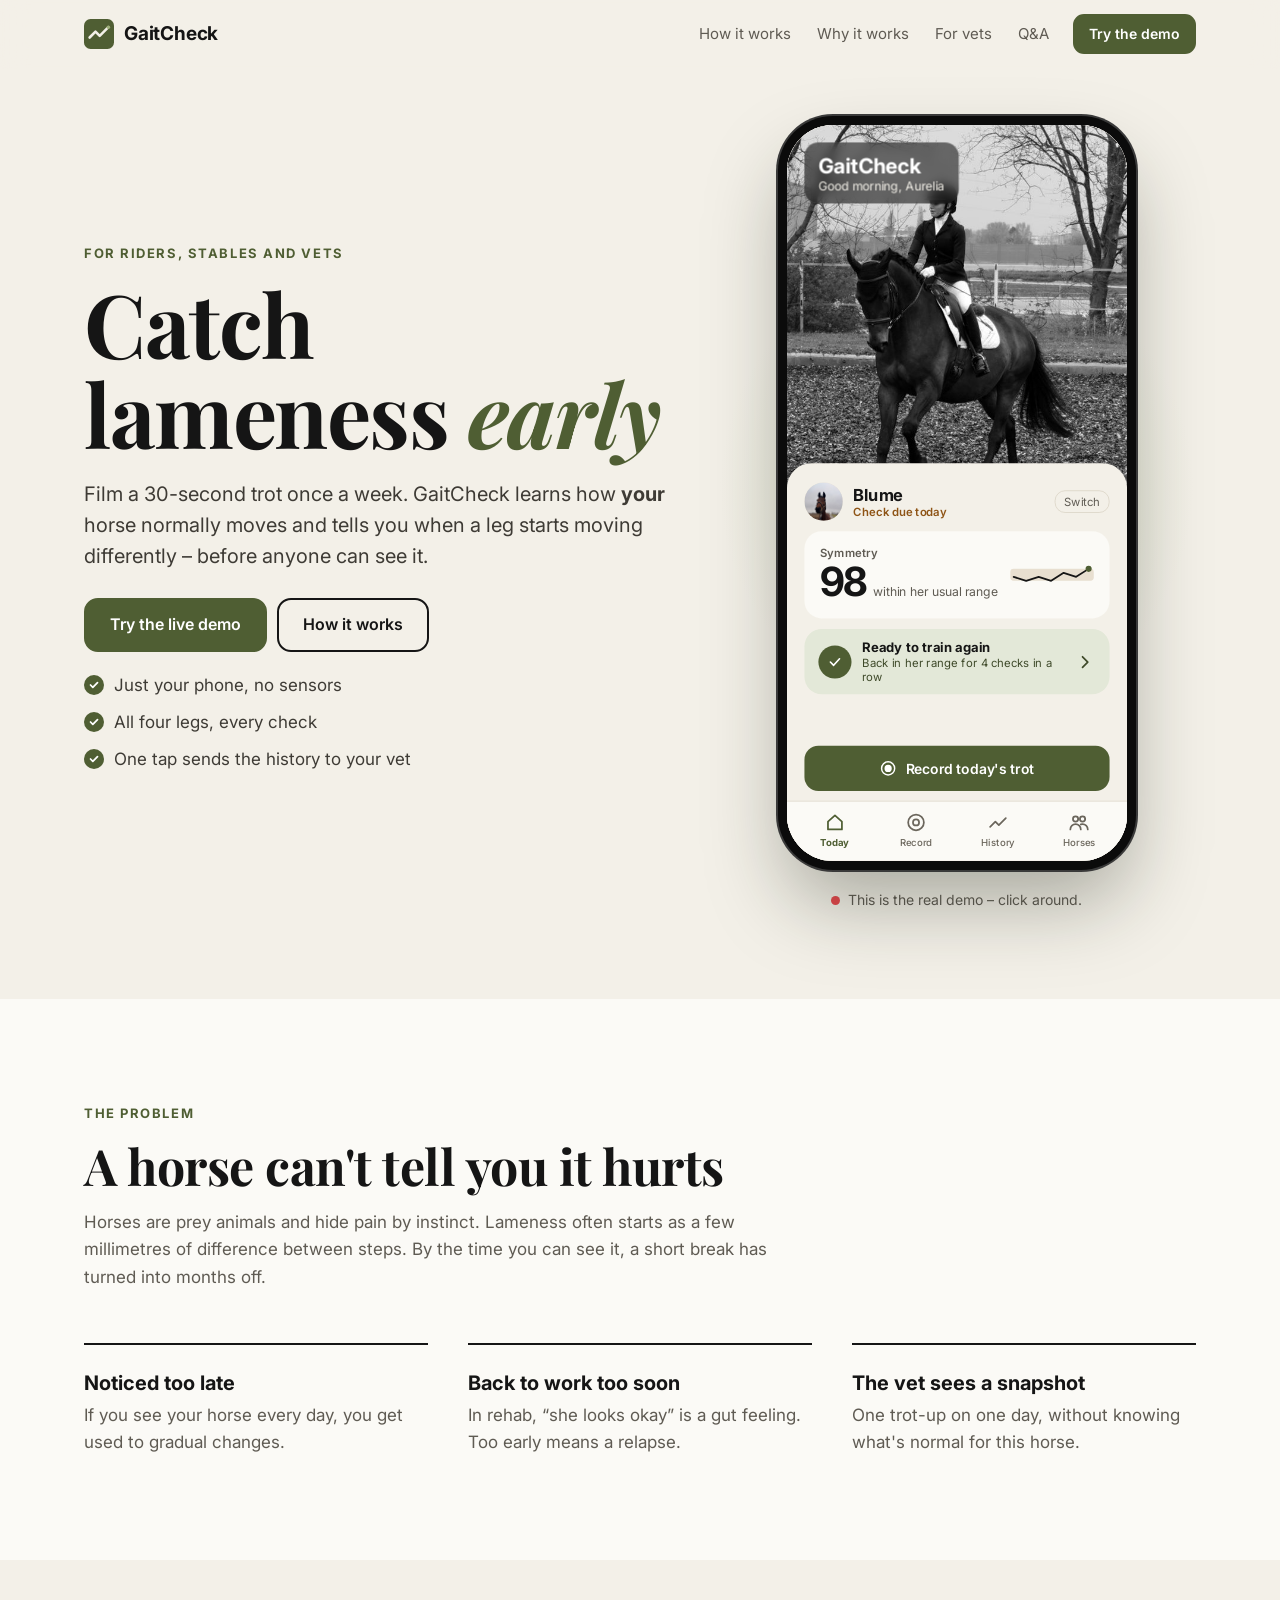
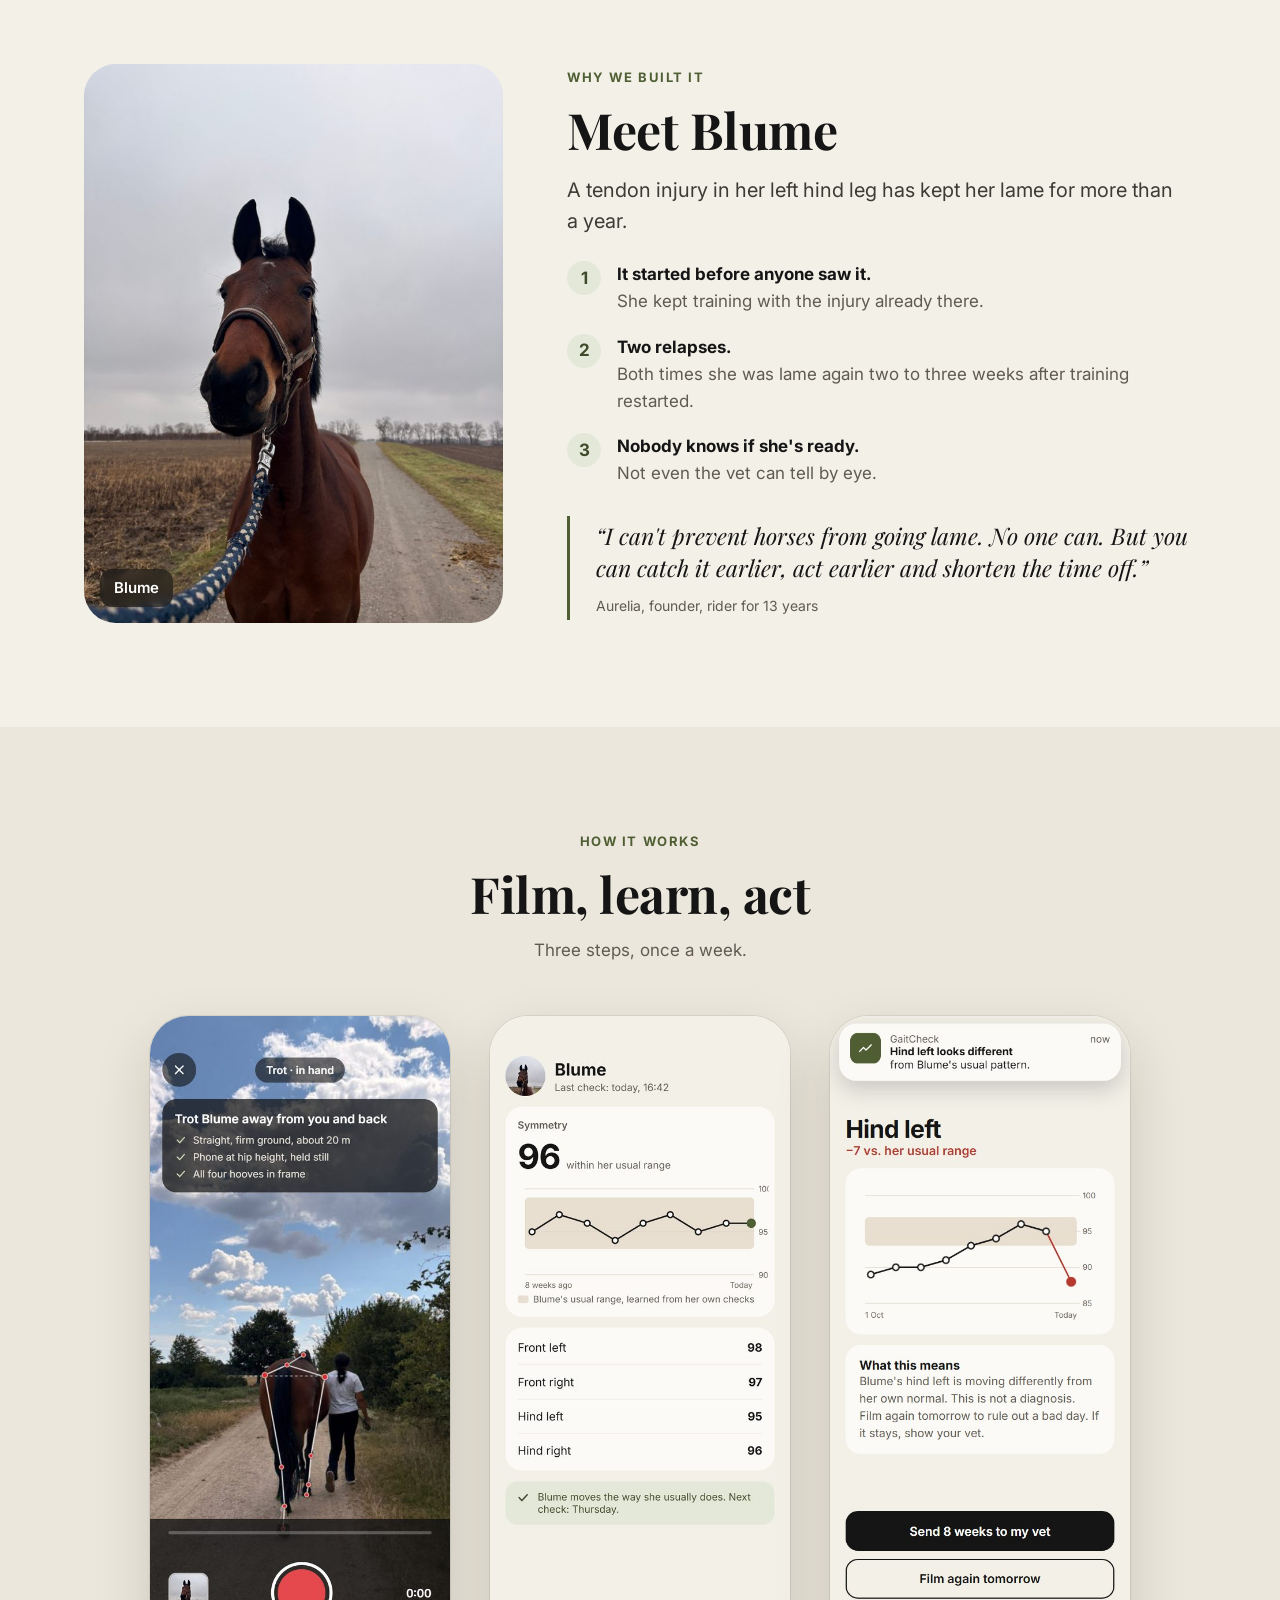
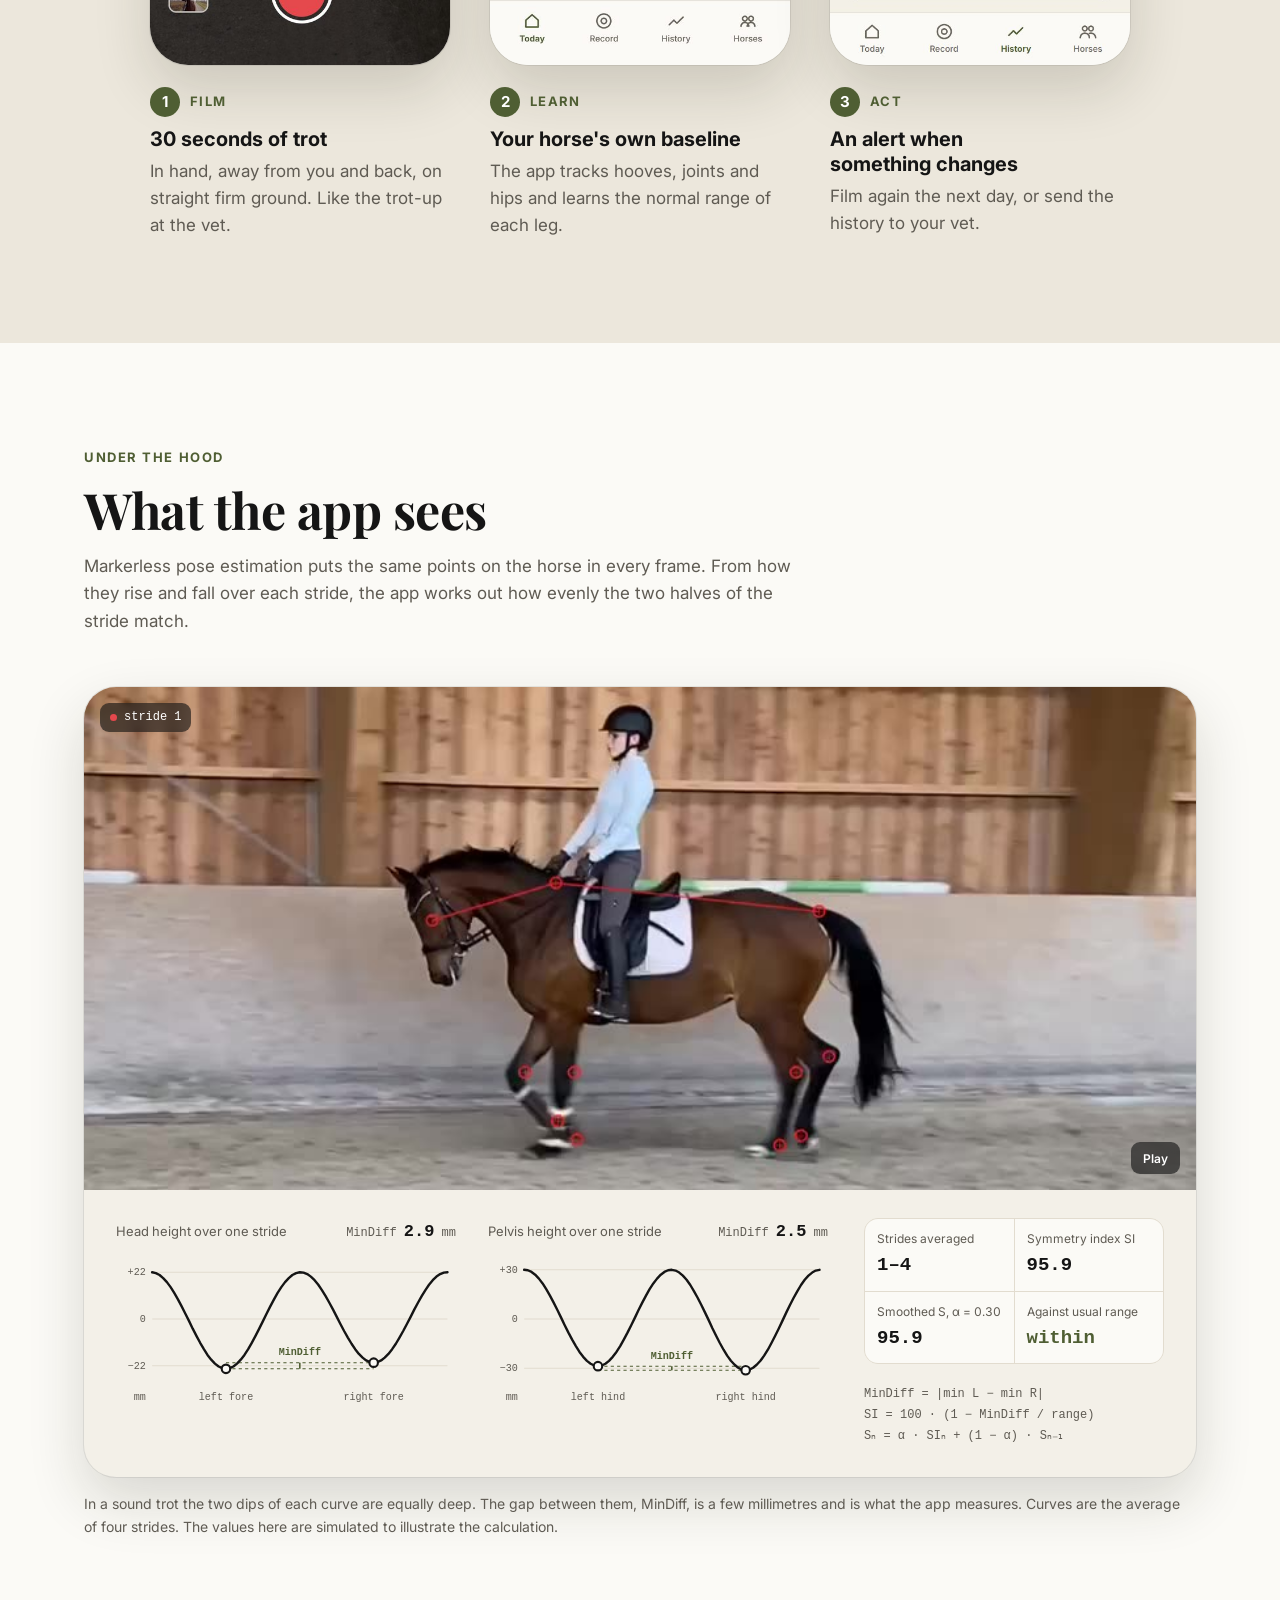
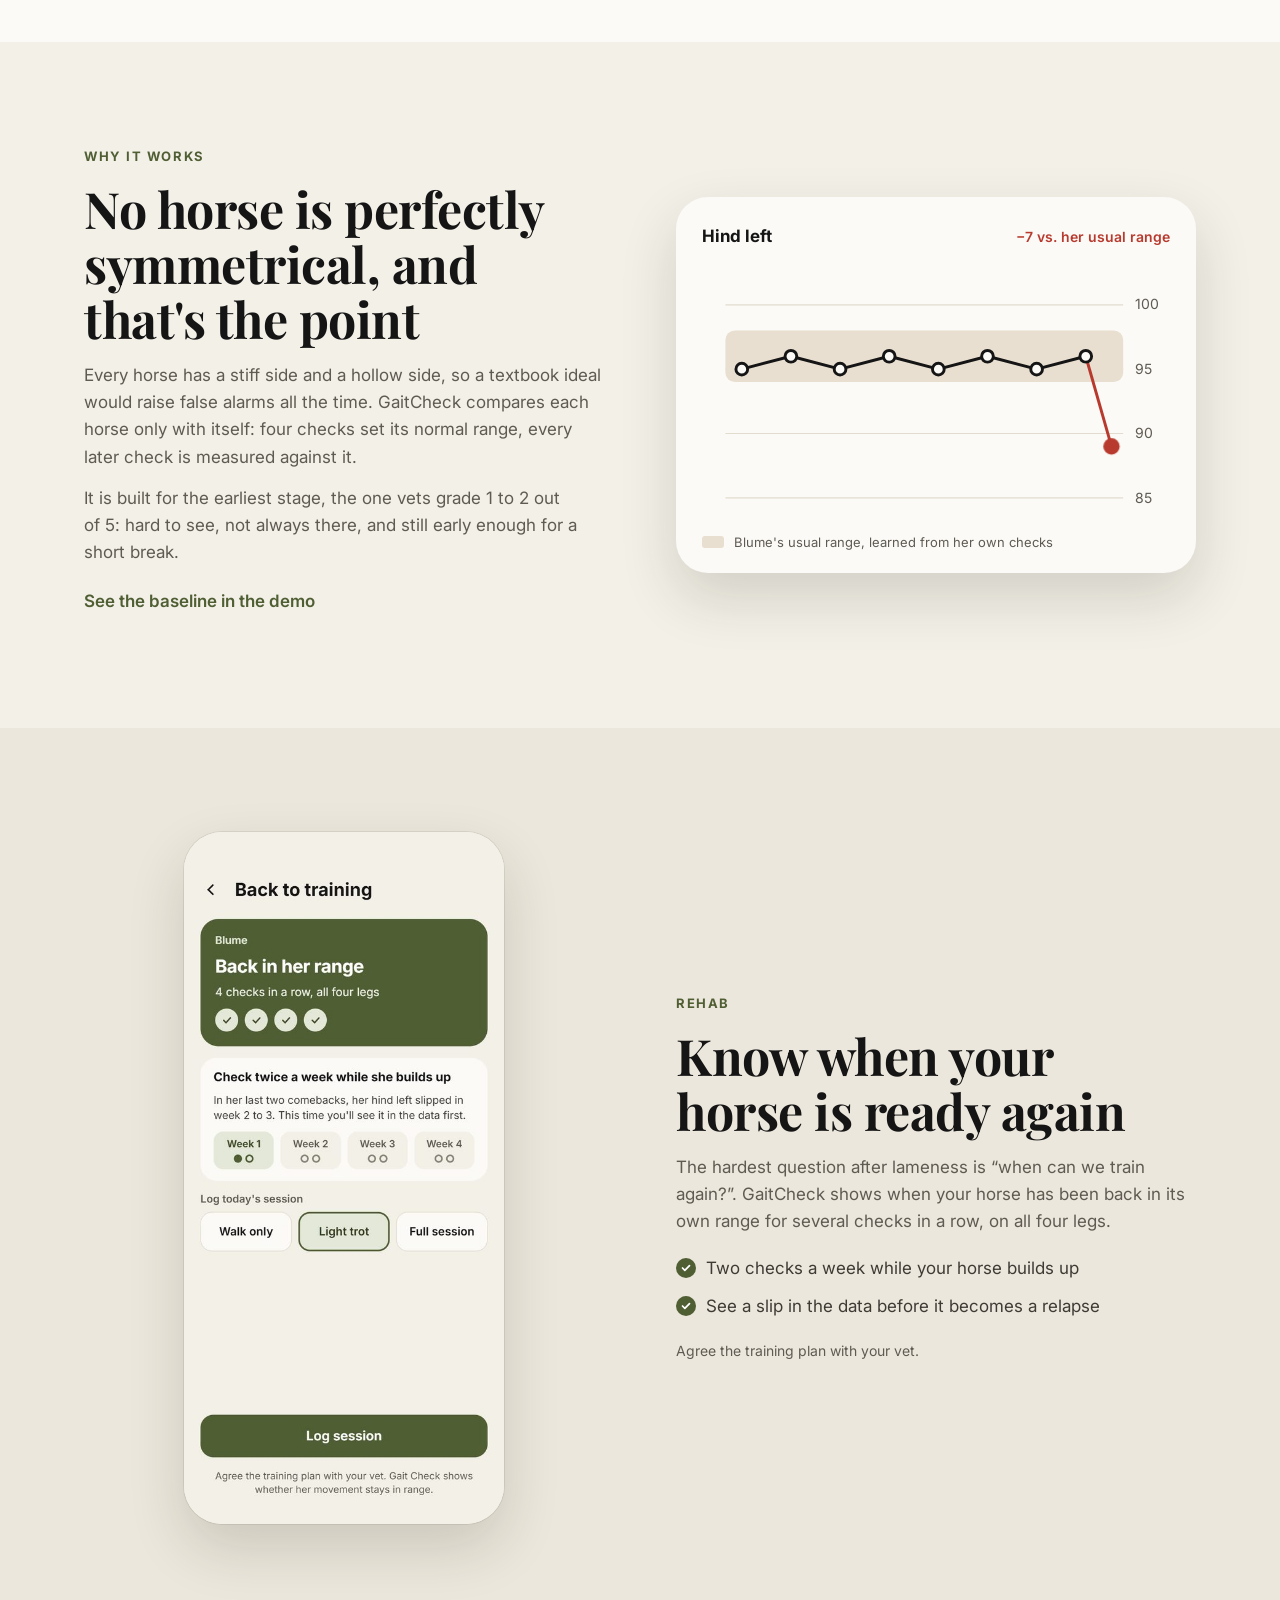
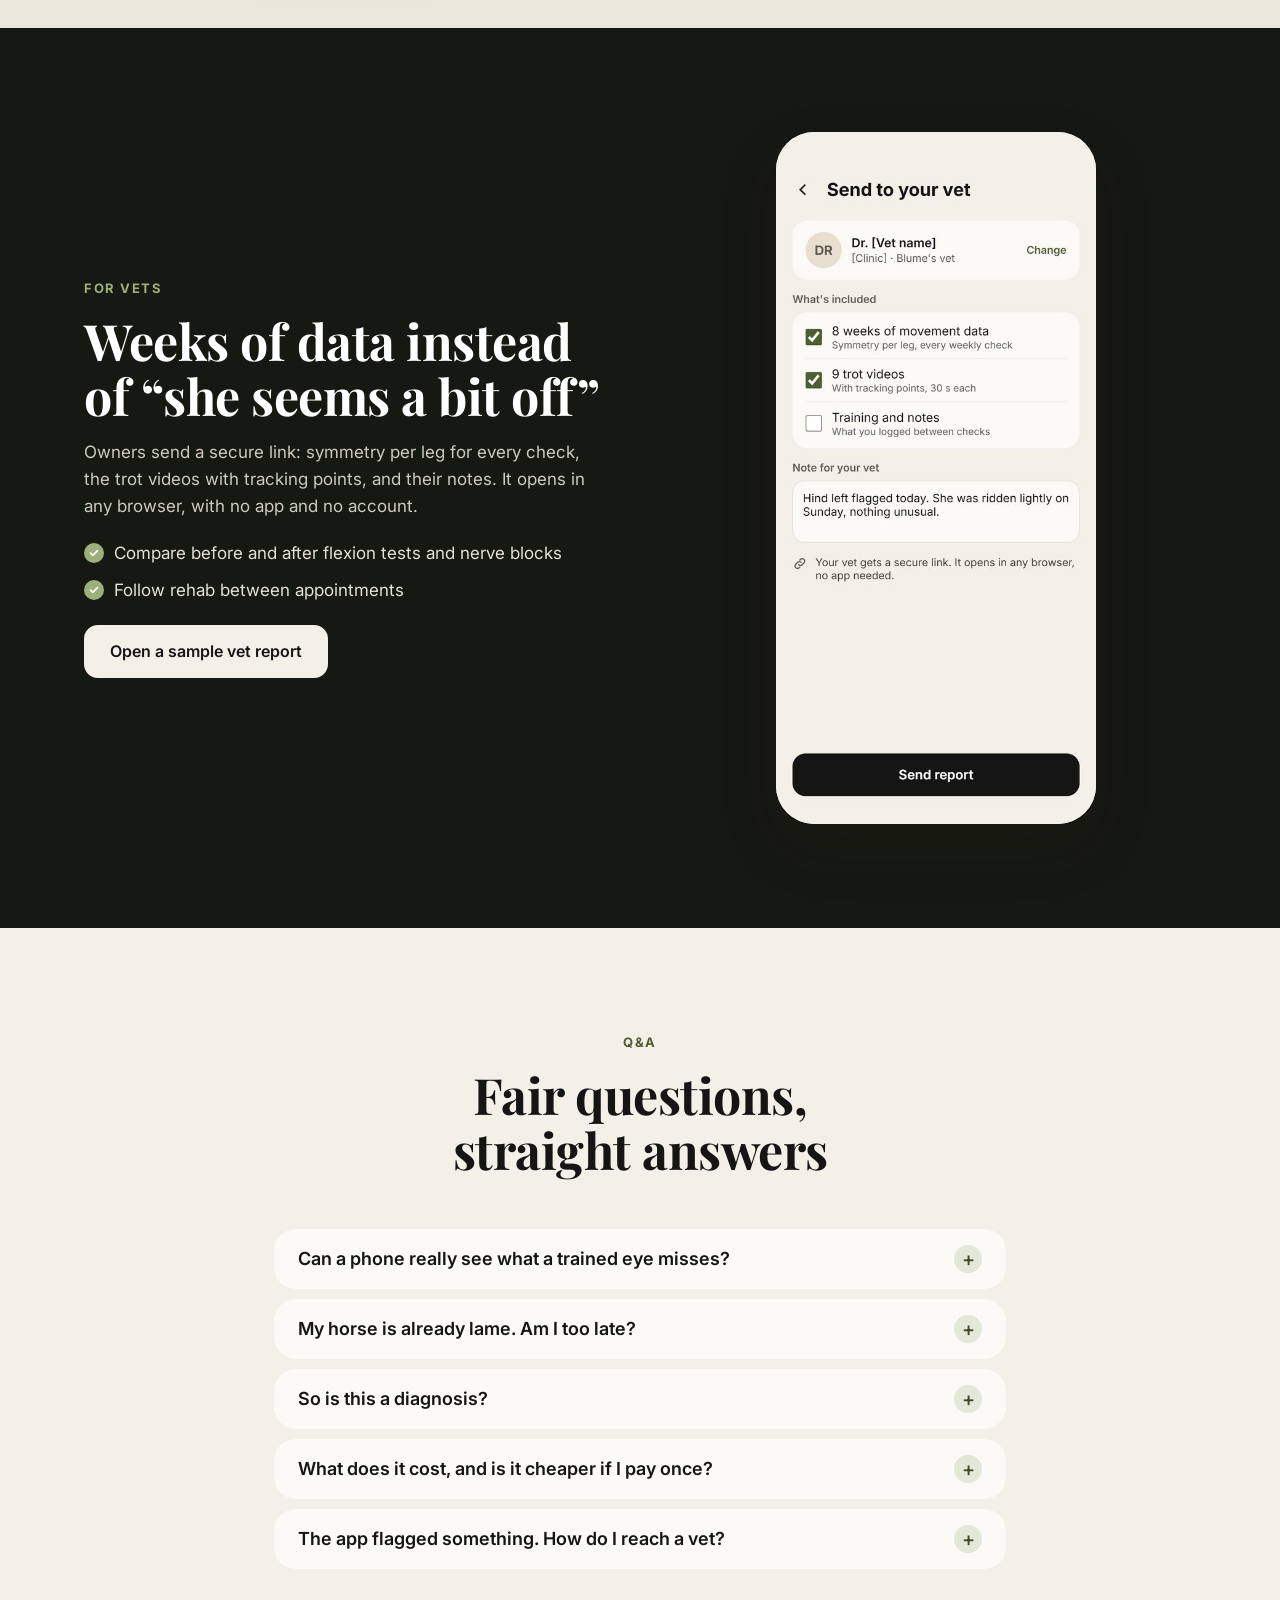
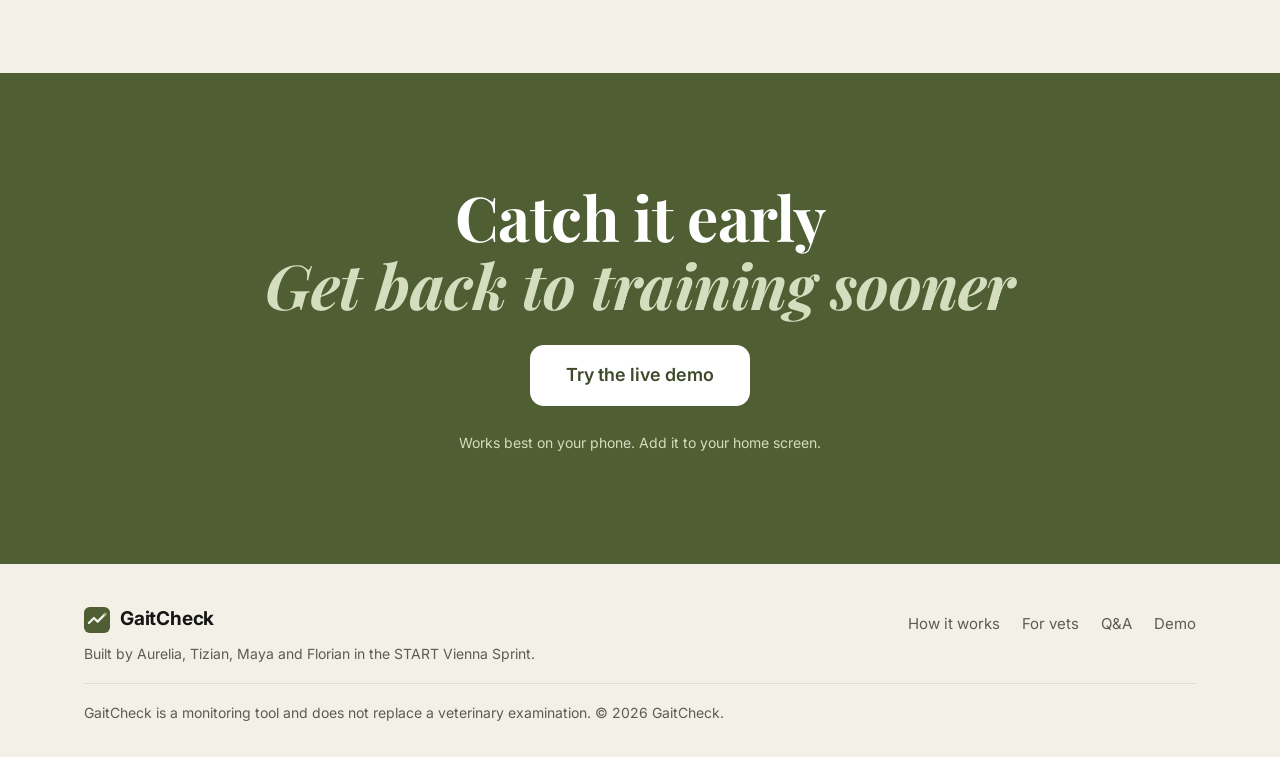
<file: index.html>
<!DOCTYPE html>
<html lang="en">
<head>
<meta charset="utf-8">
<meta name="viewport" content="width=device-width, initial-scale=1, viewport-fit=cover">
<title>GaitCheck – Catch lameness early</title>
<meta name="description" content="Film a 30-second trot once a week. GaitCheck learns your horse's own movement and tells you when a leg starts moving differently – before you can see it.">
<meta name="theme-color" content="#F3F0E8">
<meta property="og:title" content="GaitCheck – Catch lameness early">
<meta property="og:description" content="A 30-second trot video once a week, compared with your horse's own normal. Spot changes early and get back to training sooner.">
<meta property="og:image" content="site/img/og.jpg">
<meta property="og:type" content="website">
<link rel="icon" href="app/assets/icon.svg" type="image/svg+xml">
<link rel="preconnect" href="https://fonts.googleapis.com">
<link rel="preconnect" href="https://fonts.gstatic.com" crossorigin>
<link href="https://fonts.googleapis.com/css2?family=Inter:wght@400;500;600;700&family=Playfair+Display:ital,wght@0,600;0,700;1,600&display=swap" rel="stylesheet">
<link rel="stylesheet" href="site/site.css">
<noscript><style>.reveal { opacity: 1; transform: none; }</style></noscript>
</head>
<body>

<header class="nav" id="nav">
  <div class="wrap nav-in">
    <a class="logo" href="#top" aria-label="GaitCheck home"><img src="app/assets/icon.svg" alt="" width="30" height="30"><span>GaitCheck</span></a>
    <nav class="links" aria-label="Sections">
      <a href="#how">How it works</a>
      <a href="#baseline">Why it works</a>
      <a href="#vets">For vets</a>
      <a href="#faq">Q&amp;A</a>
    </nav>
    <a class="btn sm" href="app/">Try the demo</a>
  </div>
</header>

<main id="top">
  <!-- HERO -->
  <section class="hero">
    <div class="wrap hero-in">
      <div class="hero-copy">
        <span class="eyebrow">For riders, stables and vets</span>
        <h1>Catch lameness <em>early</em></h1>
        <p class="lead">Film a 30-second trot once a week. GaitCheck learns how <b>your</b> horse normally moves and tells you when a leg starts moving differently – before anyone can see it.</p>
        <div class="cta-row">
          <a class="btn" href="app/">Try the live demo</a>
          <a class="btn ghost" href="#how">How it works</a>
        </div>
        <ul class="ticks">
          <li>Just your phone, no sensors</li>
          <li>All four legs, every check</li>
          <li>One tap sends the history to your vet</li>
        </ul>
      </div>
      <div class="hero-phone">
        <a class="phone-still" href="app/" aria-label="Open the live demo">
          <img src="site/img/today.jpg" width="520" height="1125" alt="GaitCheck app: Blume's symmetry is 96, within her usual range">
        </a>
        <div class="phone" id="heroPhone">
          <iframe data-src="app/index.html?app" title="GaitCheck live demo" id="demoFrame"></iframe>
          <img class="phone-fallback" src="site/img/today.jpg" width="520" height="1125" alt="" loading="lazy">
        </div>
        <p class="phone-cap">
          <span class="for-phone">Tap the phone to open the live demo.</span>
          <span class="for-wide"><span class="live-dot"></span>This is the real demo – click around.</span>
        </p>
      </div>
    </div>
  </section>

  <!-- PROBLEM -->
  <section class="sec paper" id="problem">
    <div class="wrap">
      <div class="sec-head reveal">
        <span class="eyebrow">The problem</span>
        <h2>A horse can't tell you it hurts</h2>
        <p>Horses are prey animals and hide pain by instinct. Lameness often starts as a few millimetres of difference between steps. By the time you can see it, a short break has turned into months off.</p>
      </div>
      <ul class="points reveal">
        <li><h3>Noticed too late</h3><p>If you see your horse every day, you get used to gradual changes.</p></li>
        <li><h3>Back to work too soon</h3><p>In rehab, “she looks okay” is a gut feeling. Too early means a relapse.</p></li>
        <li><h3>The vet sees a snapshot</h3><p>One trot-up on one day, without knowing what's normal for this horse.</p></li>
      </ul>
    </div>
  </section>

  <!-- BLUME -->
  <section class="sec">
    <div class="wrap story-in">
      <div class="story-head reveal">
        <span class="eyebrow">Why we built it</span>
        <h2>Meet Blume</h2>
      </div>
      <figure class="story-img reveal"><img src="app/assets/blume.jpg" width="643" height="857" alt="Blume, a bay mare, looking into the camera" loading="lazy"><figcaption>Blume</figcaption></figure>
      <div class="story-copy reveal">
        <p class="lead">A tendon injury in her left hind leg has kept her lame for more than a year.</p>
        <ol class="timeline">
          <li><b>It started before anyone saw it.</b> She kept training with the injury already there.</li>
          <li><b>Two relapses.</b> Both times she was lame again two to three weeks after training restarted.</li>
          <li><b>Nobody knows if she's ready.</b> Not even the vet can tell by eye.</li>
        </ol>
        <blockquote>“I can't prevent horses from going lame. No one can. But you can catch it earlier, act earlier and shorten the time off.”<cite>Aurelia, founder, rider for 13 years</cite></blockquote>
      </div>
    </div>
  </section>

  <!-- HOW -->
  <section class="sec alt" id="how">
    <div class="wrap">
      <div class="sec-head center reveal">
        <span class="eyebrow">How it works</span>
        <h2>Film, learn, act</h2>
        <p>Three steps, once a week.</p>
      </div>
      <div class="steps">
        <article class="step reveal">
          <div class="shot"><img src="site/img/record.jpg" width="520" height="1125" alt="Recording screen with tracking points on a trotting horse" loading="lazy"></div>
          <div class="step-body">
            <span class="step-n"><b>1</b>Film</span>
            <h3>30 seconds of trot</h3>
            <p>In hand, away from you and back, on straight firm ground. Like the trot-up at the vet.</p>
          </div>
        </article>
        <article class="step reveal">
          <div class="shot"><img src="site/img/result.jpg" width="520" height="1125" alt="Result screen with symmetry 96 and values for each leg" loading="lazy"></div>
          <div class="step-body">
            <span class="step-n"><b>2</b>Learn</span>
            <h3>Your horse's own baseline</h3>
            <p>The app tracks hooves, joints and hips and learns the normal range of each leg.</p>
          </div>
        </article>
        <article class="step reveal">
          <div class="shot"><img src="site/img/change.jpg" width="520" height="1125" alt="Alert: hind left looks different from Blume's usual pattern" loading="lazy"></div>
          <div class="step-body">
            <span class="step-n"><b>3</b>Act</span>
            <h3>An alert when something changes</h3>
            <p>Film again the next day, or send the history to your vet.</p>
          </div>
        </article>
      </div>
    </div>
  </section>

  <!-- TECH -->
  <section class="sec paper" id="tech">
    <div class="wrap">
      <div class="sec-head reveal">
        <span class="eyebrow">Under the hood</span>
        <h2>What the app sees</h2>
        <p>Markerless pose estimation puts the same points on the horse in every frame. From how they rise and fall over each stride, the app works out how evenly the two halves of the stride match.</p>
      </div>
      <div class="tech reveal">
        <div class="tech-video">
          <video id="techVideo" muted loop playsinline preload="none" poster="app/assets/tracking.jpg" width="848" height="384" aria-label="Trot clip with tracking points on the horse's head, body and legs">
            <source src="app/assets/tracking.mp4" type="video/mp4">
          </video>
          <div class="hud" aria-hidden="true"><i></i>stride <span id="hudStride">1</span></div>
          <button class="tech-toggle" id="techToggle" type="button" aria-label="Pause the clip">Pause</button>
        </div>
        <div class="readout" aria-hidden="true">
          <div class="curves">
            <figure class="curve">
              <figcaption><span>Head height over one stride</span><b>MinDiff <i id="rHead">2.9</i> mm</b></figcaption>
              <svg id="cHead" viewBox="0 0 320 150"></svg>
            </figure>
            <figure class="curve">
              <figcaption><span>Pelvis height over one stride</span><b>MinDiff <i id="rPelvis">2.5</i> mm</b></figcaption>
              <svg id="cPelvis" viewBox="0 0 320 150"></svg>
            </figure>
          </div>
          <dl class="r-tiles">
            <div><dt>Strides averaged</dt><dd><b id="rStride">1–4</b></dd></div>
            <div><dt>Symmetry index SI</dt><dd><b id="rSI">95.8</b></dd></div>
            <div><dt>Smoothed S, α = 0.30</dt><dd><b id="rS">95.8</b></dd></div>
            <div><dt>Against usual range</dt><dd><b id="rStatus" class="ok">within</b></dd></div>
          </dl>
          <pre class="formula">MinDiff = |min L − min R|
SI = 100 · (1 − MinDiff / range)
Sₙ = α · SIₙ + (1 − α) · Sₙ₋₁</pre>
        </div>
      </div>
      <p class="small tech-note">In a sound trot the two dips of each curve are equally deep. The gap between them, MinDiff, is a few millimetres and is what the app measures. Curves are the average of four strides. The values here are simulated to illustrate the calculation.</p>
    </div>
  </section>

  <!-- BASELINE -->
  <section class="sec" id="baseline">
    <div class="wrap split">
      <div class="reveal">
        <span class="eyebrow">Why it works</span>
        <h2>No horse is perfectly symmetrical, and that's the point</h2>
        <p>Every horse has a stiff side and a hollow side, so a textbook ideal would raise false alarms all the time. GaitCheck compares each horse only with itself: four checks set its normal range, every later check is measured against it.</p>
        <p>It is built for the earliest stage, the one vets grade 1 to 2 out of 5: hard to see, not always there, and still early enough for a short break.</p>
        <a class="textlink" href="app/#/baseline">See the baseline in the demo</a>
      </div>
      <div class="chart-card reveal" aria-label="Example chart: hind left symmetry inside Blume's usual range, then dropping below it">
        <div class="cc-head"><b>Hind left</b><span class="red">−7 vs. her usual range</span></div>
        <svg viewBox="0 0 400 220" class="bchart" role="img" aria-label="Line chart: eight checks inside the usual range, then a drop">
          <g class="grid"><line x1="20" x2="360" y1="40" y2="40"/><line x1="20" x2="360" y1="95" y2="95"/><line x1="20" x2="360" y1="150" y2="150"/><line x1="20" x2="360" y1="205" y2="205"/></g>
          <g class="ylab"><text x="370" y="44">100</text><text x="370" y="99">95</text><text x="370" y="154">90</text><text x="370" y="209">85</text></g>
          <rect class="bband" x="20" y="62" width="340" height="44" rx="8"/>
          <polyline class="bline" points="34,95 76,84 118,95 160,84 202,95 244,84 286,95 328,84"/>
          <line class="bdrop" x1="328" y1="84" x2="350" y2="161"/>
          <g class="bpts"><circle cx="34" cy="95" r="5"/><circle cx="76" cy="84" r="5"/><circle cx="118" cy="95" r="5"/><circle cx="160" cy="84" r="5"/><circle cx="202" cy="95" r="5"/><circle cx="244" cy="84" r="5"/><circle cx="286" cy="95" r="5"/><circle cx="328" cy="84" r="5"/></g>
          <circle class="bflag" cx="350" cy="161" r="7"/>
        </svg>
        <div class="cc-leg"><span class="sw"></span>Blume's usual range, learned from her own checks</div>
      </div>
    </div>
  </section>

  <!-- REHAB -->
  <section class="sec alt">
    <div class="wrap split rev">
      <div class="reveal">
        <span class="eyebrow">Rehab</span>
        <h2>Know when your horse is ready again</h2>
        <p>The hardest question after lameness is “when can we train again?”. GaitCheck shows when your horse has been back in its own range for several checks in a row, on all four legs.</p>
        <ul class="ticks">
          <li>Two checks a week while your horse builds up</li>
          <li>See a slip in the data before it becomes a relapse</li>
        </ul>
        <p class="small">Agree the training plan with your vet.</p>
      </div>
      <div class="shot solo reveal"><img src="site/img/training.jpg" width="520" height="1125" alt="Back to training screen: back in her range, 4 checks in a row" loading="lazy"></div>
    </div>
  </section>

  <!-- VETS -->
  <section class="sec dark" id="vets">
    <div class="wrap split">
      <div class="reveal">
        <span class="eyebrow light">For vets</span>
        <h2>Weeks of data instead of “she seems a bit off”</h2>
        <p>Owners send a secure link: symmetry per leg for every check, the trot videos with tracking points, and their notes. It opens in any browser, with no app and no account.</p>
        <ul class="ticks light">
          <li>Compare before and after flexion tests and nerve blocks</li>
          <li>Follow rehab between appointments</li>
        </ul>
        <a class="btn light" href="app/#/report">Open a sample vet report</a>
      </div>
      <div class="shot solo reveal"><img src="site/img/vet.jpg" width="520" height="1125" alt="Send to your vet screen with 8 weeks of movement data and trot videos selected" loading="lazy"></div>
    </div>
  </section>

  <!-- Q&A -->
  <section class="sec" id="faq">
    <div class="wrap narrow">
      <div class="sec-head center reveal"><span class="eyebrow">Q&amp;A</span><h2>Fair questions, straight answers</h2></div>
      <div class="faq reveal">
        <details>
          <summary>Can a phone really see what a trained eye misses?</summary>
          <p>Yes, because it measures instead of looking. GaitCheck uses markerless pose estimation: a neural network finds the same points on your horse in every video frame – head, withers, pelvis, hooves – with no stickers and no sensors. From how those points rise and fall over many trot strides, it calculates how evenly the left and right half of each stride match. Your eye judges one stride at a time, in real time. The app compares dozens, frame by frame. Peer-reviewed research has shown that markerless phone video can measure trot asymmetry close to multi-camera motion capture. Our own model is in development and has to prove itself against such systems before launch.</p>
        </details>
        <details>
          <summary>My horse is already lame. Am I too late?</summary>
          <p>No, but it changes what you get. If you start with a lame horse, its baseline is its current movement, so GaitCheck can't alert you to a problem that is already there. You still see the left–right symmetry of every leg from the first check, and a clearly uneven result is worth showing your vet. From then on you follow the trend: better, stable or slipping back. That is exactly the question in rehab.</p>
        </details>
        <details>
          <summary>So is this a diagnosis?</summary>
          <p>No, and it isn't meant to be. GaitCheck detects and documents changes in how your horse moves. It doesn't say what causes them. That is a legal line and a sensible one: a diagnosis needs a vet's hands, eyes and experience. Owners record. Vets decide.</p>
        </details>
        <details>
          <summary>What does it cost, and is it cheaper if I pay once?</summary>
          <p>Planned pricing at launch: €19.99 a month, or €199.99 if you pay for the year in one go. That is about €40 less, roughly two months free. Stables and trainers with several horses pay €99 a month.</p>
        </details>
        <details>
          <summary>The app flagged something. How do I reach a vet?</summary>
          <p>Today, one tap sends your own vet a secure link with the full history: symmetry per leg, the trot videos and your notes. Planned for later: a video call with a vet or an equine specialist directly in the app, so you can talk a change through without waiting for the next visit.</p>
        </details>
      </div>
    </div>
  </section>

  <!-- CTA -->
  <section class="cta">
    <div class="wrap cta-in reveal">
      <h2>Catch it early<br><em>Get back to training sooner</em></h2>
      <a class="btn big" href="app/">Try the live demo</a>
      <p class="small">Works best on your phone. Add it to your home screen.</p>
    </div>
  </section>
</main>

<footer class="foot">
  <div class="wrap foot-in">
    <div>
      <a class="logo" href="#top"><img src="app/assets/icon.svg" alt="" width="26" height="26"><span>GaitCheck</span></a>
      <p class="small">Built by Aurelia, Tizian, Maya and Florian in the START Vienna Sprint.</p>
    </div>
    <div class="foot-links"><a href="#how">How it works</a><a href="#vets">For vets</a><a href="#faq">Q&amp;A</a><a href="app/">Demo</a></div>
    <p class="small disc">GaitCheck is a monitoring tool and does not replace a veterinary examination. © 2026 GaitCheck.</p>
  </div>
</footer>

<script src="site/site.js"></script>
</body>
</html>
</file>
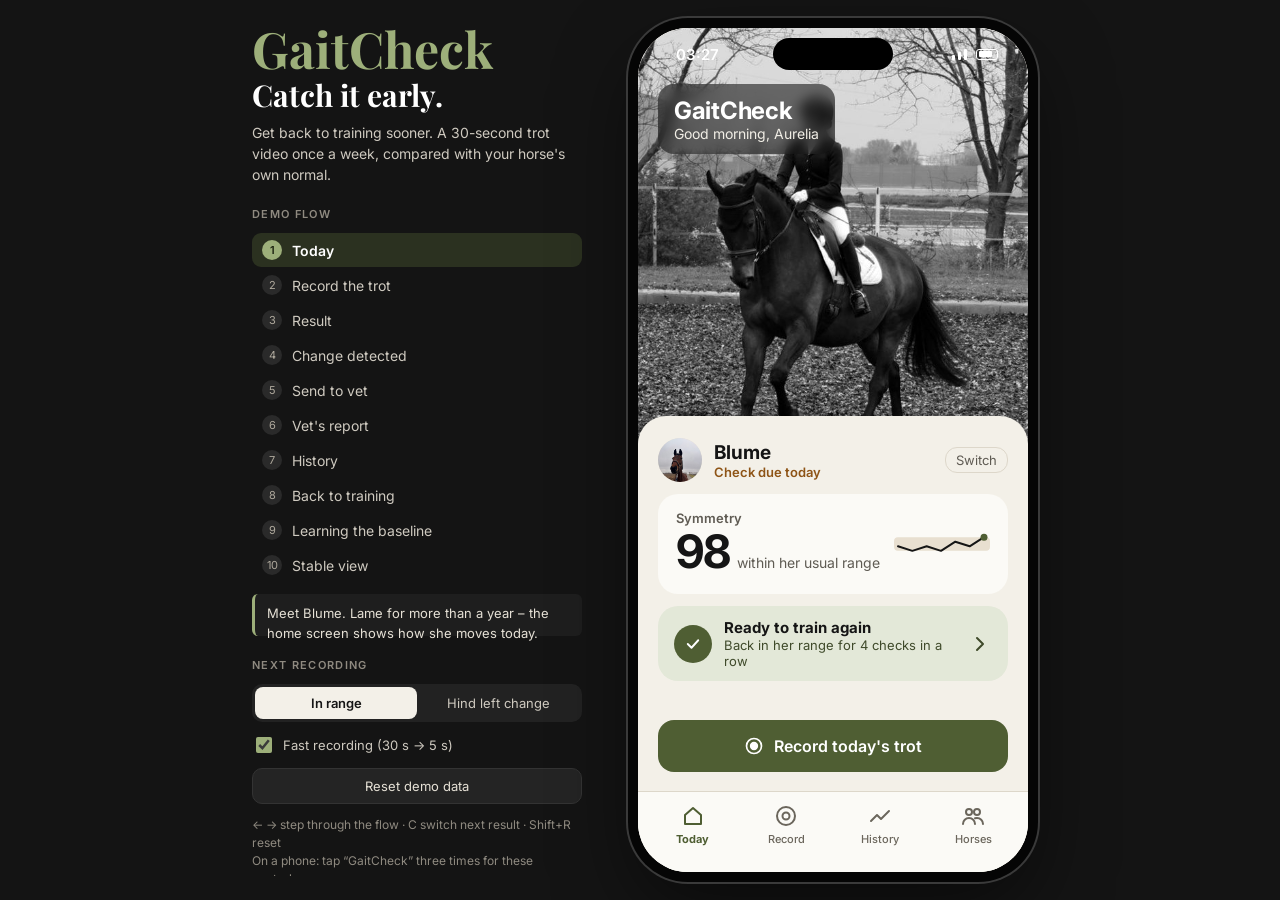
<file: app/index.html>
<!DOCTYPE html>
<html lang="en">
<head>
<meta charset="utf-8">
<meta name="viewport" content="width=device-width, initial-scale=1, viewport-fit=cover">
<meta name="theme-color" content="#F3F0E8">
<meta name="description" content="GaitCheck – catch lameness early from a 30-second trot video. Interactive demo app.">
<meta name="apple-mobile-web-app-capable" content="yes">
<meta name="mobile-web-app-capable" content="yes">
<meta name="apple-mobile-web-app-status-bar-style" content="default">
<meta name="apple-mobile-web-app-title" content="GaitCheck">
<title>GaitCheck</title>
<link rel="icon" href="assets/icon.svg" type="image/svg+xml">
<link rel="apple-touch-icon" href="assets/icon-192.png">
<link rel="manifest" href="manifest.webmanifest">
<link rel="preconnect" href="https://fonts.googleapis.com">
<link rel="preconnect" href="https://fonts.gstatic.com" crossorigin>
<link href="https://fonts.googleapis.com/css2?family=Inter:wght@400;500;600;700&family=Playfair+Display:wght@700&display=swap" rel="stylesheet">
<link rel="stylesheet" href="css/app.css">
</head>
<body>
<div class="stage">
  <aside class="side" aria-label="Demo controls">
    <button class="side-close" id="closeSide" aria-label="Close demo controls">×</button>
    <h1>GaitCheck<span>Catch it early.</span></h1>
    <p>Get back to training sooner. A 30-second trot video once a week, compared with your horse's own normal.</p>

    <div class="side-sec">Demo flow</div>
    <ol class="scenes" id="scenes"></ol>
    <p class="note" id="note" aria-live="polite"></p>

    <div class="side-sec">Next recording</div>
    <div class="side-seg" id="nextSeg">
      <button data-next="normal">In range</button>
      <button data-next="change">Hind left change</button>
    </div>
    <label class="side-tgl"><input type="checkbox" id="fast"> Fast recording (30 s → 5 s)</label>
    <button class="side-btn" id="resetDemo">Reset demo data</button>
    <p class="hint">← → step through the flow · C switch next result · Shift+R reset<br>On a phone: tap “GaitCheck” three times for these controls.</p>
  </aside>

  <div class="phonewrap" id="wrap">
    <div class="phone" id="phone">
      <div class="statusbar" aria-hidden="true"><span id="sbTime">9:41</span><span class="sb-ic"><i></i><i></i><i></i><b></b></span></div>
      <main id="view"></main>
      <div class="toast" id="toast" role="status"></div>
      <div class="snack" id="snack" role="status"></div>
      <div class="sheet" id="sheet"></div>
    </div>
  </div>
</div>

<script src="js/data.js"></script>
<script src="js/ui.js"></script>
<script src="js/charts.js"></script>
<script src="js/screens.js"></script>
<script src="js/app.js"></script>
</body>
</html>
</file>
<file: site/site.css>
/* GaitCheck – website. Phone first: base rules are the phone layout, wider screens adapt below.
   Tokens and rules are documented in STYLE.md. */
:root {
  --bg: #F3F0E8; --paper: #FBFAF6; --sand: #ECE7DC; --band: #E8DFD0; --line: #E2DCCF;
  --ink: #151515; --text: #3E3B35; --muted: #5F5B53;
  --green: #4F5E33; --green-d: #3F4A2A; --green-l: #E3E8D8; --olive: #9DAF7A; --red: #B83A2E; --dark: #161812;
  --serif: "Playfair Display", Georgia, serif;
  --sans: Inter, system-ui, -apple-system, "Segoe UI", sans-serif;
  --mono: ui-monospace, "SF Mono", SFMono-Regular, Menlo, Consolas, "Roboto Mono", monospace;
  --gutter: 20px; --sec: 72px;
  --r-s: 14px; --r-m: 22px; --r-l: 32px; --r-phone: 38px;
  --shadow: 0 24px 56px rgba(40, 40, 20, .16);
}
* { box-sizing: border-box; }
html { scroll-behavior: smooth; scroll-padding-top: 72px; -webkit-text-size-adjust: 100%; overflow-x: hidden; }
body { margin: 0; background: var(--bg); color: var(--ink); font-family: var(--sans); font-size: 16px; line-height: 1.6; -webkit-font-smoothing: antialiased; -webkit-tap-highlight-color: transparent; overflow-x: hidden; overflow-x: clip; }
img { max-width: 100%; height: auto; display: block; }
a { color: inherit; }
h1, h2, h3 { margin: 0; line-height: 1.1; text-wrap: balance; }
h2 { font-family: var(--serif); font-size: clamp(32px, 4.4vw, 50px); font-weight: 700; letter-spacing: -.5px; margin-bottom: 16px; }
h3 { font-size: 19px; line-height: 1.25; margin-bottom: 6px; }
p { margin: 0 0 14px; color: var(--muted); text-wrap: pretty; }
p:last-child { margin-bottom: 0; }
em { font-style: italic; }
:focus-visible { outline: 3px solid var(--green); outline-offset: 3px; border-radius: 6px; }
.wrap { max-width: 1160px; margin: 0 auto; padding-left: max(var(--gutter), env(safe-area-inset-left)); padding-right: max(var(--gutter), env(safe-area-inset-right)); }
.narrow { max-width: 780px; }
.small { font-size: 14px; color: var(--muted); }
.red { color: var(--red); }
.eyebrow { display: block; font-size: 12px; font-weight: 700; letter-spacing: .12em; text-transform: uppercase; color: var(--green); margin-bottom: 12px; }
.eyebrow.light { color: var(--olive); }
.lead { font-size: 18px; line-height: 1.55; color: var(--text); }

/* buttons */
.btn { display: inline-flex; align-items: center; justify-content: center; min-height: 52px; padding: 12px 24px; white-space: nowrap; background: var(--green); color: #FFF; text-decoration: none; font-weight: 600; font-size: 16px; border-radius: var(--r-s); border: 2px solid var(--green); transition: transform .15s, background .2s, border-color .2s; }
.btn:hover { background: var(--green-d); border-color: var(--green-d); }
.btn:active { transform: scale(.98); }
.btn.ghost { background: transparent; color: var(--ink); border-color: var(--ink); }
.btn.ghost:hover { background: var(--ink); color: #FFF; }
.btn.sm { min-height: 40px; padding: 6px 14px; font-size: 14px; border-radius: 11px; }
.btn.big { min-height: 60px; padding: 14px 34px; font-size: 18px; }
.btn.light { background: var(--bg); color: var(--ink); border-color: var(--bg); }
.btn.light:hover { background: #FFF; border-color: #FFF; }
.textlink { display: inline-block; padding: 8px 0; color: var(--green); font-weight: 600; text-decoration: none; }
.textlink:hover { text-decoration: underline; }
.ticks { list-style: none; padding: 0; margin: 20px 0; display: grid; gap: 10px; }
.ticks li { position: relative; padding-left: 30px; color: var(--text); }
.ticks li::before { content: ""; position: absolute; left: 0; top: 3px; width: 20px; height: 20px; border-radius: 10px; background: var(--green) url("data:image/svg+xml,%3Csvg xmlns='http://www.w3.org/2000/svg' viewBox='0 0 24 24' fill='none' stroke='white' stroke-width='3' stroke-linecap='round' stroke-linejoin='round'%3E%3Cpolyline points='6 12 10 16 18 8'/%3E%3C/svg%3E") center/14px no-repeat; }
.ticks.light li { color: #E6E1D6; }
.ticks.light li::before { background-color: var(--olive); }

/* nav */
.nav { position: sticky; top: 0; z-index: 20; padding-top: env(safe-area-inset-top); background: rgba(243, 240, 232, .88); -webkit-backdrop-filter: blur(14px); backdrop-filter: blur(14px); border-bottom: 1px solid transparent; transition: border-color .2s; }
.nav.scrolled { border-bottom-color: var(--line); }
.nav-in { display: flex; align-items: center; gap: 24px; height: 60px; }
.logo { display: flex; align-items: center; gap: 10px; white-space: nowrap; text-decoration: none; font-weight: 700; font-size: 17px; letter-spacing: -.2px; }
.links { display: none; }
.nav .btn { margin-left: auto; }

/* hero */
.hero { padding: 28px 0 64px; overflow: hidden; }
.hero-in { display: grid; gap: 44px; }
.hero h1 { font-family: var(--serif); font-size: clamp(46px, 13.5vw, 88px); line-height: 1.02; letter-spacing: -1.2px; margin-bottom: 20px; }
.hero h1 em { color: var(--green); }
.cta-row { display: grid; gap: 10px; margin: 26px 0 4px; }
.hero-phone { display: flex; flex-direction: column; align-items: center; position: relative; }
.hero-phone::before { content: ""; position: absolute; width: min(100%, 520px); aspect-ratio: 1; border-radius: 50%; background: radial-gradient(circle, #DCE3CB 0%, rgba(220, 227, 203, 0) 70%); top: 46%; left: 50%; transform: translate(-50%, -50%); z-index: -1; }
.phone { display: none; }
.phone-still { display: block; width: min(72vw, 300px); border-radius: 42px; overflow: hidden; background: var(--bg); box-shadow: 0 0 0 8px #0B0B0B, 0 0 0 10px #3A3A3A, 0 32px 64px rgba(30, 35, 20, .32); transition: transform .2s; }
.phone-still:active { transform: scale(.985); }
.phone-cap { margin: 28px 0 0; font-size: 14px; display: flex; align-items: center; gap: 8px; }
.phone-cap .for-wide { display: none; }
.live-dot { width: 9px; height: 9px; border-radius: 5px; background: #E5484D; box-shadow: 0 0 0 0 rgba(229, 72, 77, .6); animation: pulse 1.8s infinite; }
@keyframes pulse { 70% { box-shadow: 0 0 0 9px rgba(229, 72, 77, 0); } 100% { box-shadow: 0 0 0 0 rgba(229, 72, 77, 0); } }

/* sections */
.sec { padding: var(--sec) 0; }
.sec.alt { background: var(--sand); }
.sec.paper { background: var(--paper); }
.sec.dark { background: var(--dark); color: #FFF; }
.sec.dark p { color: #CFCAC0; }
.sec-head { max-width: 720px; margin-bottom: 36px; }
.sec-head.center { text-align: center; margin-left: auto; margin-right: auto; }

/* problem */
.points { list-style: none; margin: 0; padding: 0; display: grid; }
.points li { padding: 22px 0; border-top: 1px solid var(--line); }
.points li:last-child { padding-bottom: 0; }

/* story */
.story-in { display: grid; gap: 28px; }
.story-head h2 { margin-bottom: 0; }
.story-img { margin: 0; position: relative; max-width: 460px; }
.story-img img { width: 100%; border-radius: var(--r-l); }
.story-img figcaption { position: absolute; left: 16px; bottom: 16px; background: rgba(20, 20, 20, .62); color: #FFF; font-weight: 600; font-size: 15px; padding: 7px 14px; border-radius: 12px; -webkit-backdrop-filter: blur(6px); backdrop-filter: blur(6px); }
.timeline { list-style: none; padding: 0; margin: 24px 0; counter-reset: t; display: grid; gap: 18px; }
.timeline li { counter-increment: t; position: relative; padding-left: 50px; color: var(--muted); }
.timeline li::before { content: counter(t); position: absolute; left: 0; top: 0; width: 34px; height: 34px; border-radius: 17px; background: var(--green-l); color: var(--green-d); font-weight: 700; display: flex; align-items: center; justify-content: center; }
.timeline b { color: var(--ink); display: block; }
blockquote { margin: 28px 0 0; padding: 4px 0 4px 20px; border-left: 3px solid var(--green); font-family: var(--serif); font-size: 21px; font-style: italic; line-height: 1.4; color: var(--ink); }
blockquote cite { display: block; font-family: var(--sans); font-size: 14px; font-style: normal; color: var(--muted); margin-top: 12px; }

/* app screenshots: always the whole screen, in a device frame */
.shot { border-radius: var(--r-phone); overflow: hidden; background: var(--paper); box-shadow: 0 0 0 1px rgba(21, 21, 21, .08), var(--shadow); }
.shot img { width: 100%; }
.shot.solo { width: min(72vw, 300px); margin: 0 auto; }

/* steps: stacked rows on phones (screenshot beside the text), three columns on desktop */
.steps { display: grid; gap: 32px; }
.step { display: grid; grid-template-columns: minmax(0, 42%) minmax(0, 1fr); gap: 20px; align-items: center; }
.step .shot { border-radius: 20px; }
.step-n { display: flex; align-items: center; gap: 10px; font-weight: 700; font-size: 13px; letter-spacing: .1em; text-transform: uppercase; color: var(--green); margin-bottom: 10px; }
.step-n b { width: 30px; height: 30px; border-radius: 15px; background: var(--green); color: #FFF; font-size: 15px; letter-spacing: 0; display: flex; align-items: center; justify-content: center; }

/* under the hood: tracking clip, the stride curves it yields, and the numbers derived from them */
.tech { background: var(--bg); border-radius: var(--r-l); overflow: hidden; box-shadow: 0 0 0 1px rgba(21, 21, 21, .08), var(--shadow); }
.tech-video { position: relative; background: #1B1A17; aspect-ratio: 848 / 384; }
.tech-video video { width: 100%; height: 100%; object-fit: cover; display: block; }
.hud { position: absolute; left: 10px; top: 10px; display: flex; align-items: center; gap: 7px; padding: 5px 10px; border-radius: 9px; background: rgba(20, 20, 20, .62); -webkit-backdrop-filter: blur(6px); backdrop-filter: blur(6px); color: #FFF; font-family: var(--mono); font-size: 11px; font-variant-numeric: tabular-nums; }
.hud i { width: 7px; height: 7px; border-radius: 4px; background: #E5484D; }
.tech-toggle { position: absolute; right: 10px; bottom: 10px; min-height: 32px; padding: 4px 12px; border: 0; border-radius: 9px; background: rgba(20, 20, 20, .62); -webkit-backdrop-filter: blur(6px); backdrop-filter: blur(6px); color: #FFF; font: 600 12px var(--sans); cursor: pointer; }
.readout { display: grid; gap: 20px; padding: 20px 16px 22px; font-variant-numeric: tabular-nums; min-width: 0; }
.readout .fade { transition: opacity .35s ease; }
.readout.tick .fade { opacity: .2; }
.curves { display: grid; gap: 18px; }
.curve { margin: 0; min-width: 0; }
.curve figcaption { display: flex; justify-content: space-between; align-items: baseline; gap: 12px; margin-bottom: 6px; font-size: 13px; color: var(--muted); }
.curve figcaption b { flex: none; font-family: var(--mono); font-size: 12px; font-weight: 400; color: var(--muted); white-space: nowrap; }
.curve figcaption i { font-style: normal; font-size: 17px; font-weight: 600; color: var(--ink); }
.curve svg { display: block; width: 100%; height: auto; overflow: visible; }
.curve .ax { stroke: var(--line); stroke-width: 1; }
.curve .lab { font-family: var(--mono); font-size: 9.5px; fill: var(--muted); }
.curve .trace { fill: none; stroke: var(--ink); stroke-width: 2.25; stroke-linejoin: round; stroke-linecap: round; }
.curve .lvl { stroke: var(--green); stroke-width: 1; stroke-dasharray: 3 3; }
.curve .gap { stroke: var(--green); stroke-width: 1.5; }
.curve .pt { fill: var(--paper); stroke: var(--ink); stroke-width: 2; }
.curve .gaplab { font-family: var(--mono); font-size: 9.5px; fill: var(--green); font-weight: 600; }
.r-tiles { display: grid; grid-template-columns: 1fr 1fr; gap: 1px; margin: 0; background: var(--line); border: 1px solid var(--line); border-radius: var(--r-s); overflow: hidden; }
.r-tiles div { background: var(--paper); padding: 10px 12px; min-width: 0; }
.r-tiles dt { font-size: 12px; color: var(--muted); }
.r-tiles dd { margin: 2px 0 0; }
.r-tiles b { font-family: var(--mono); font-size: 19px; font-weight: 600; color: var(--ink); }
.r-tiles b.ok { color: var(--green); }
.formula { margin: 0; font-family: var(--mono); font-size: 11px; line-height: 1.75; color: var(--muted); white-space: pre; overflow: hidden; }
.tech-note { margin-top: 16px; }

/* split */
.split { display: grid; gap: 40px; align-items: center; }
.chart-card { background: var(--paper); border-radius: var(--r-l); padding: 22px 20px 18px; box-shadow: var(--shadow); }
.cc-head { display: flex; justify-content: space-between; align-items: baseline; gap: 12px; margin-bottom: 8px; font-size: 17px; }
.cc-head span { font-weight: 600; font-size: 14px; text-align: right; }
.bchart { width: 100%; height: auto; overflow: visible; }
.bchart .grid line { stroke: var(--line); }
.bchart .ylab text { font-size: 12px; fill: var(--muted); }
.bband { fill: var(--band); }
.bline { fill: none; stroke: var(--ink); stroke-width: 2.5; stroke-linejoin: round; stroke-dasharray: 400; stroke-dashoffset: 400; }
.bdrop { stroke: var(--red); stroke-width: 2.5; stroke-dasharray: 90; stroke-dashoffset: 90; }
.bpts circle { fill: var(--paper); stroke: var(--ink); stroke-width: 2.5; }
.bflag { fill: var(--red); opacity: 0; }
.chart-card.in .bline { animation: draw 1.4s ease-out forwards; }
.chart-card.in .bdrop { animation: draw .5s 1.5s ease-out forwards; }
.chart-card.in .bflag { animation: fadein .3s 1.9s forwards; }
@keyframes draw { to { stroke-dashoffset: 0; } }
@keyframes fadein { to { opacity: 1; } }
.cc-leg { display: flex; gap: 10px; align-items: center; font-size: 13px; color: var(--muted); margin-top: 8px; }
.cc-leg .sw { flex: none; width: 22px; height: 12px; border-radius: 3px; background: var(--band); }

/* q&a */
.faq { display: grid; gap: 10px; }
.faq details { background: var(--paper); border-radius: var(--r-m); padding: 0 20px; }
.faq summary { cursor: pointer; list-style: none; min-height: 60px; padding: 16px 0; font-weight: 600; font-size: 17px; line-height: 1.35; display: flex; justify-content: space-between; align-items: center; gap: 16px; }
.faq summary::-webkit-details-marker { display: none; }
.faq summary::after { content: "+"; flex: none; width: 28px; height: 28px; border-radius: 14px; background: var(--green-l); color: var(--green-d); font-size: 20px; font-weight: 500; line-height: 1; display: flex; align-items: center; justify-content: center; transition: transform .2s; }
.faq details[open] summary::after { transform: rotate(45deg); }
.faq details p { padding-bottom: 20px; margin: 0; }
.faq a { color: var(--green); font-weight: 600; }

/* closing call to action */
.cta { padding: 84px 0; background: var(--green); color: #FFF; text-align: center; }
.cta-in { display: flex; flex-direction: column; align-items: center; gap: 26px; }
.cta h2 { font-size: clamp(34px, 5vw, 62px); margin: 0; }
.cta h2 em { color: #D4DEBE; }
.cta .btn { background: #FFF; color: var(--green-d); border-color: #FFF; align-self: stretch; }
.cta .btn:hover { background: var(--bg); border-color: var(--bg); }
.cta .small { color: #D4DEBE; margin: 0; }

/* footer */
.foot { padding: 40px 0 calc(32px + env(safe-area-inset-bottom)); }
.foot-in { display: grid; gap: 22px; }
.foot .logo { margin-bottom: 8px; }
.foot-links { display: flex; gap: 4px 22px; flex-wrap: wrap; font-size: 15px; }
.foot-links a { text-decoration: none; color: var(--muted); padding: 8px 0; }
.foot-links a:hover { color: var(--ink); }
.disc { border-top: 1px solid var(--line); padding-top: 18px; margin: 0; }

/* one quiet reveal per block */
.reveal { opacity: 0; transform: translateY(12px); transition: opacity .6s ease, transform .6s ease; }
.reveal.in { opacity: 1; transform: none; }

/* ---------- wider phones and tablets ---------- */
@media (min-width: 561px) {
  :root { --gutter: 24px; }
  .cta-row { display: flex; flex-wrap: wrap; }
  .cta .btn { align-self: center; }
  .faq details { padding: 0 24px; }
  .chart-card { padding: 26px 26px 20px; }
}

/* ---------- desktop ---------- */
@media (min-width: 961px) {
  :root { --sec: 104px; }
  html { scroll-padding-top: 80px; }
  body { font-size: 17px; }
  h3 { font-size: 20px; }
  .eyebrow { font-size: 13px; margin-bottom: 14px; }
  .lead { font-size: 20px; }
  .sec-head { margin-bottom: 52px; }

  .nav-in { height: 68px; }
  .logo { font-size: 19px; }
  .links { display: flex; gap: 26px; margin-left: auto; font-size: 15px; }
  .links a { text-decoration: none; color: var(--muted); }
  .links a:hover { color: var(--ink); }
  .nav .btn { margin-left: 0; }

  .hero { padding: 56px 0 88px; }
  .hero-in { grid-template-columns: 1.1fr .9fr; gap: 48px; align-items: center; }
  .hero h1 { letter-spacing: -1.5px; margin-bottom: 22px; }
  .phone-still { display: none; }
  .phone { display: block; width: 340px; height: 736px; border-radius: 46px; overflow: hidden; position: relative; background: var(--bg); box-shadow: 0 0 0 9px #0B0B0B, 0 0 0 11px #3A3A3A, 0 40px 80px rgba(30, 35, 20, .35); }
  .phone iframe { width: 390px; height: 844px; border: 0; transform: scale(.8718); transform-origin: 0 0; display: block; }
  .phone-fallback { display: none; width: 100%; height: 100%; object-fit: cover; object-position: top; }
  .phone-cap .for-wide { display: inline-flex; align-items: center; gap: 8px; }
  .phone-cap .for-phone { display: none; }

  .points { grid-template-columns: repeat(3, 1fr); gap: 40px; }
  .points li { padding: 26px 0 0; border-top: 2px solid var(--ink); }

  .story-in { grid-template-columns: .8fr 1.2fr; grid-template-rows: 1fr auto auto 1fr; gap: 0 64px; }
  .story-img { grid-column: 1; grid-row: 1 / -1; align-self: center; }
  .story-head { grid-column: 2; grid-row: 2; margin-bottom: 18px; }
  .story-copy { grid-column: 2; grid-row: 3; }
  blockquote { font-size: 23px; padding-left: 26px; }

  .steps { grid-template-columns: repeat(3, 1fr); gap: 40px; max-width: 980px; margin: 0 auto; }
  .step { display: block; }
  .step .shot { border-radius: var(--r-phone); margin-bottom: 22px; }

  .readout { grid-template-columns: 1fr 1fr 300px; grid-template-areas: "curves curves tiles" "curves curves formula"; gap: 20px 36px; padding: 28px 32px 30px; align-items: start; }
  .curves { grid-area: curves; grid-template-columns: 1fr 1fr; gap: 32px; }
  .r-tiles { grid-area: tiles; }
  .formula { grid-area: formula; font-size: 12px; }
  .hud { left: 16px; top: 16px; font-size: 12px; }
  .tech-toggle { right: 16px; bottom: 16px; }
  .split { grid-template-columns: 1fr 1fr; gap: 72px; }
  .split.rev > :first-child { order: 2; }
  .shot.solo { width: 320px; }

  .faq summary { font-size: 18px; }
  .cta { padding: 110px 0; }
  .foot-in { grid-template-columns: 1fr auto; gap: 18px 40px; align-items: start; }
  .disc { grid-column: 1 / -1; }
}

@media (prefers-reduced-motion: reduce) {
  html { scroll-behavior: auto; }
  .reveal { opacity: 1; transform: none; transition: none; }
  .bline, .bdrop { stroke-dashoffset: 0; } .bflag { opacity: 1; }
  .live-dot { animation: none; }
  .btn, .phone-still { transition: none; }
}
</file>
<file: app/css/app.css>
/* GaitCheck – demo app styles */
:root {
  --bg: #F3F0E8; --paper: #FBFAF6; --ink: #151515; --muted: #5F5B53; --muted2: #6B665C;
  --line: #ECE7DC; --line2: #DDD7CA; --band: #E8DFD0; --green: #4F5E33; --green-d: #3F4A2A;
  --green-l: #E3E8D8; --olive: #9DAF7A; --red: #B83A2E; --red-l: #F6E3DF; --amber: #C57A2A; --amber-d: #8E5416;
  --stage: #141414; --r: 20px;
  --safe-t: env(safe-area-inset-top, 0px); --safe-b: env(safe-area-inset-bottom, 0px);
}
* { box-sizing: border-box; }
[hidden] { display: none !important; }
html, body { margin: 0; height: 100%; }
body { background: var(--stage); font-family: Inter, system-ui, -apple-system, "Segoe UI", sans-serif; color: var(--ink); -webkit-tap-highlight-color: transparent; -webkit-font-smoothing: antialiased; }
button { font-family: inherit; font-size: inherit; color: inherit; }
button:focus-visible, input:focus-visible, textarea:focus-visible, label:focus-within { outline: 2px solid var(--green); outline-offset: 2px; }
img { display: block; }

/* ================= stage + presenter ================= */
.stage { position: fixed; inset: 0; display: flex; align-items: center; justify-content: center; gap: 56px; padding: 24px; }
.side { scrollbar-width: thin; scrollbar-color: #333 transparent; color: #F3F0E8; width: 330px; max-height: calc(100vh - 48px); overflow-y: auto; display: flex; flex-direction: column; gap: 12px; }
.side h1 { font-family: "Playfair Display", Georgia, serif; font-size: 50px; line-height: 1; margin: 0; color: var(--olive); }
.side h1 span { color: #FFF; display: block; font-size: 30px; margin-top: 6px; }
.side p { margin: 0; color: #CFCAC0; font-size: 14px; line-height: 1.5; }
.side-sec { font-size: 11px; text-transform: uppercase; letter-spacing: .12em; color: #8F8A80; margin-top: 10px; font-weight: 600; }
.scenes { list-style: none; margin: 0; padding: 0; display: flex; flex-direction: column; gap: 1px; }
.scenes button { width: 100%; background: none; border: none; color: #CFCAC0; text-align: left; font-size: 14px; padding: 7px 10px; border-radius: 9px; cursor: pointer; display: flex; gap: 10px; align-items: center; }
.scenes button:hover { background: #242424; color: #FFF; }
.scenes button.on { background: #2B3120; color: #FFF; font-weight: 600; }
.sn { width: 20px; height: 20px; border-radius: 10px; background: #2A2A2A; color: #AFA99D; font-size: 11px; display: inline-flex; align-items: center; justify-content: center; flex-shrink: 0; }
.on .sn { background: var(--olive); color: #1C2210; }
.side .note { background: #1E1E1E; border-left: 3px solid var(--olive); padding: 10px 12px; border-radius: 6px; font-size: 13px; color: #E6E1D6; min-height: 42px; }
.side-seg { display: grid; grid-template-columns: 1fr 1fr; background: #222; border-radius: 10px; padding: 3px; }
.side-seg button { background: none; border: none; color: #CFCAC0; padding: 8px; border-radius: 8px; cursor: pointer; font-size: 13px; }
.side-seg button.on { background: #F3F0E8; color: var(--ink); font-weight: 600; }
.side-tgl { font-size: 13px; color: #CFCAC0; display: flex; gap: 8px; align-items: center; cursor: pointer; }
.side-tgl input { accent-color: var(--olive); width: 16px; height: 16px; }
.side-btn { background: #242424; border: 1px solid #333; color: #E6E1D6; border-radius: 10px; padding: 9px; cursor: pointer; font-size: 13px; }
.side-btn:hover { background: #2E2E2E; }
.side .hint { font-size: 12px; color: #8F8A80; }
.side-close { display: none; }

.phonewrap { position: relative; flex-shrink: 0; }
.phone { width: 390px; height: 844px; border-radius: 50px; overflow: hidden; position: relative; background: var(--bg); box-shadow: 0 0 0 10px #050505, 0 0 0 12px #3A3A3A, 0 30px 80px rgba(0, 0, 0, .55); transform-origin: top left; isolation: isolate; }
#view { position: absolute; inset: 0; }

.statusbar { position: absolute; top: 0; left: 0; right: 0; height: 46px; z-index: 30; display: flex; justify-content: space-between; align-items: center; padding: 6px 30px 0 38px; font-size: 15px; font-weight: 600; pointer-events: none; color: var(--ink); }
.statusbar::after { content: ""; position: absolute; left: 50%; top: 10px; width: 120px; height: 32px; transform: translateX(-50%); background: #000; border-radius: 20px; }
.sb-ic { display: flex; gap: 3px; align-items: flex-end; }
.sb-ic i { width: 3px; background: currentColor; border-radius: 1px; } .sb-ic i:nth-child(1) { height: 5px } .sb-ic i:nth-child(2) { height: 8px } .sb-ic i:nth-child(3) { height: 11px }
.sb-ic b { width: 22px; height: 11px; border: 1.5px solid currentColor; border-radius: 3px; margin-left: 6px; position: relative; } .sb-ic b::after { content: ""; position: absolute; inset: 1.5px 5px 1.5px 1.5px; background: currentColor; border-radius: 1px; }
body[data-screen="record"] .statusbar, body[data-screen="today"] .statusbar, body[data-screen="baseline"] .statusbar { color: #FFF; }

/* mobile: the app is the page */
body.mobile { background: var(--bg); }
body.mobile .stage { display: block; padding: 0; }
body.mobile .side { display: none; }
body.mobile .phonewrap { width: 100% !important; height: 100% !important; }
body.mobile .phone { width: 100%; height: 100%; border-radius: 0; box-shadow: none; transform: none; }
body.mobile .statusbar { display: none; }
body.mobile.show-side .side { display: flex; position: fixed; inset: 0; z-index: 100; width: auto; max-height: none; background: var(--stage); padding: 24px 20px; }
body.mobile.show-side .side-close { display: block; position: absolute; top: 14px; right: 16px; background: none; border: none; color: #FFF; font-size: 30px; cursor: pointer; }

/* ================= app primitives ================= */
.scr { position: absolute; inset: 0; display: flex; flex-direction: column; background: var(--bg); overflow: hidden; }
.scr.enter { animation: enter .32s cubic-bezier(.2, .8, .2, 1); }
@keyframes enter { from { opacity: 0; transform: translateY(10px); } }
.pad { flex: 1; overflow-y: auto; padding: calc(56px + var(--safe-t)) 20px 18px; display: flex; flex-direction: column; gap: 14px; scrollbar-width: none; }
.pad::-webkit-scrollbar { display: none; }
body.mobile .pad { padding-top: calc(28px + var(--safe-t)); }
.pad.nobar { padding-bottom: calc(26px + var(--safe-b)); }
.pad-full { padding: calc(60px + var(--safe-t)) 20px calc(28px + var(--safe-b)); gap: 14px; overflow-y: auto; }
body.mobile .pad-full { padding-top: calc(30px + var(--safe-t)); }
.center { align-items: center; text-align: center; }
.grow { flex: 1; min-width: 0; }
.row { display: flex; align-items: center; gap: 12px; }
.stack { display: flex; flex-direction: column; gap: 10px; }
.mt-auto { margin-top: auto !important; }
.w100 { width: 100%; }
.m0 { margin: 0; }
.muted { color: var(--muted); }
.sm { font-size: 13px; }
.b { font-weight: 600; }
.red { color: var(--red); } .green { color: var(--green); } .amber { color: var(--amber-d); }
.trunc { overflow: hidden; text-overflow: ellipsis; white-space: nowrap; }
h2.t { margin: 0; font-size: 26px; font-weight: 700; letter-spacing: -.5px; line-height: 1.15; }
h2.t.xl { font-size: 32px; letter-spacing: -.8px; }
p { line-height: 1.5; font-size: 15px; }
.lbl { font-size: 13px; font-weight: 600; color: var(--muted); }
.sec { font-size: 13px; font-weight: 600; color: var(--muted); margin: 4px 0 -6px; }
.card { background: var(--paper); border-radius: var(--r); border: none; }
.pad-c { padding: 16px 18px; }
.tap { cursor: pointer; text-align: left; transition: transform .12s, background .2s; width: 100%; }
.tap:active { transform: scale(.985); }
.list { padding: 2px 16px; display: flex; flex-direction: column; }
.li { display: flex; align-items: center; gap: 12px; min-height: 48px; border: none; background: none; border-bottom: 1px solid var(--line); font-size: 15px; padding: 0; width: 100%; text-align: left; }
.li:last-child { border-bottom: none; }
.li b { font-weight: 700; min-width: 26px; text-align: right; }
.delta { font-size: 12px; color: var(--muted2); background: var(--bg); border-radius: 8px; padding: 2px 7px; }
.delta.red { background: var(--red-l); color: var(--red); }

.btn { min-height: 52px; border-radius: 16px; border: none; display: flex; align-items: center; justify-content: center; gap: 10px; font-size: 16px; font-weight: 600; cursor: pointer; width: 100%; transition: transform .12s, opacity .2s; flex-shrink: 0; }
.btn:active { transform: scale(.98); }
.btn:disabled { opacity: .45; cursor: default; }
.btn.green { background: var(--green); color: #FFF; }
.btn.black { background: var(--ink); color: #FFF; }
.btn.white { background: #FFF; color: var(--ink); min-height: 44px; }
.btn.outline { background: transparent; border: 2px solid var(--ink); color: var(--ink); }
.btn.auto { width: auto; padding: 0 22px; min-height: 46px; }
.lnk { background: none; border: none; color: var(--green); font-weight: 600; cursor: pointer; display: inline-flex; gap: 6px; align-items: center; font-size: 15px; }
.round { width: 44px; height: 44px; border-radius: 22px; border: none; background: rgba(30, 30, 30, .6); display: flex; align-items: center; justify-content: center; cursor: pointer; backdrop-filter: blur(6px); }
.back { width: 44px; height: 44px; margin-left: -10px; display: flex; align-items: center; justify-content: center; background: none; border: none; cursor: pointer; flex-shrink: 0; }
.hdr { display: flex; align-items: center; gap: 4px; }
.ck { width: 26px; height: 26px; border-radius: 13px; background: var(--green); display: inline-flex; align-items: center; justify-content: center; flex-shrink: 0; }
.ck.big { width: 38px; height: 38px; border-radius: 19px; }
.ring { width: 22px; height: 22px; border-radius: 12px; border: 2px solid #C8C1B2; flex-shrink: 0; }
.okc { width: 22px; display: inline-flex; justify-content: center; }
.av { border-radius: 50%; object-fit: cover; object-position: center 25%; flex-shrink: 0; background: var(--band); }
.ini { width: 52px; height: 52px; border-radius: 50%; background: var(--band); display: inline-flex; align-items: center; justify-content: center; font-size: 18px; font-weight: 700; color: var(--muted); flex-shrink: 0; }
.dot { width: 8px; height: 8px; border-radius: 4px; display: inline-block; flex-shrink: 0; background: var(--green); margin-right: 6px; vertical-align: middle; }
.dot.ok, .dot.back { background: var(--green); } .dot.flag, .dot.out { background: var(--red); } .dot.amber { background: var(--amber); }
.dot.improving { background: transparent; border: 2px solid #8F8A80; width: 10px; height: 10px; border-radius: 5px; }
.dot.learning { background: #C8C1B2; }
.bars { display: flex; gap: 6px; }
.bar { flex: 1; height: 8px; border-radius: 4px; background: var(--line2); }
.bar.on { background: var(--green); }
.bars.sm { margin-top: 6px; width: 120px; } .bars.sm .bar { height: 5px; }
.num { font-size: 46px; font-weight: 700; letter-spacing: -1.5px; line-height: 1; }
.num.s { font-size: 30px; letter-spacing: -1px; }
.score { display: flex; align-items: baseline; gap: 8px; margin: 2px 0 4px; }
.score .muted { font-size: 14px; }
.note { display: flex; gap: 12px; align-items: flex-start; padding: 14px 16px; border-radius: 18px; font-size: 15px; line-height: 1.4; border: none; }
.note svg { flex-shrink: 0; margin-top: 1px; }
.note.good { background: var(--green-l); color: var(--green-d); }
.note.bad { background: var(--red-l); color: #7E2219; }
.note.info { background: var(--band); color: #4A463F; }
.spin { width: 18px; height: 18px; border-radius: 50%; border: 2.5px solid var(--line2); border-top-color: var(--green); animation: spin .8s linear infinite; display: inline-block; }
.spin.w { border-color: rgba(255, 255, 255, .3); border-top-color: #FFF; }
@keyframes spin { to { transform: rotate(360deg); } }

/* tabs */
.tabs { flex-shrink: 0; background: var(--paper); border-top: 1px solid var(--line2); display: grid; grid-template-columns: repeat(4, 1fr); padding: 8px 8px calc(22px + var(--safe-b)); }
body.mobile .tabs { padding-bottom: calc(10px + var(--safe-b)); }
.tabs button { background: none; border: none; display: flex; flex-direction: column; align-items: center; gap: 4px; color: var(--muted2); font-size: 11px; font-weight: 500; cursor: pointer; padding: 4px 0; }
.tabs button.on { color: var(--green); font-weight: 700; }

/* charts */
.chart { position: relative; margin-top: 8px; touch-action: pan-y; cursor: crosshair; }
.chart-svg { width: 100%; height: auto; display: block; overflow: visible; }
.chart .seg { stroke-dasharray: 400; stroke-dashoffset: 400; animation: draw .5s ease-out forwards; animation-delay: var(--d); }
.chart .pt { opacity: 0; animation: pop .25s ease-out forwards; animation-delay: calc(var(--d) + 120ms); transform-box: fill-box; transform-origin: center; }
@keyframes draw { to { stroke-dashoffset: 0; } }
@keyframes pop { from { opacity: 0; transform: scale(.3); } to { opacity: 1; transform: scale(1); } }
.chart .tip { position: absolute; top: -6px; background: var(--ink); color: #FFF; font-size: 12px; padding: 5px 9px; border-radius: 8px; white-space: nowrap; pointer-events: none; }
.chart .tip .red { color: #FF9C8F; }
.legend { display: flex; align-items: center; gap: 8px; font-size: 13px; color: var(--muted); margin-top: 6px; }
.legend .sw { width: 20px; height: 12px; border-radius: 3px; background: var(--band); }

/* ================= TODAY ================= */
.hero { position: absolute; top: 0; left: 0; right: 0; width: 100%; object-fit: cover; }
.today-hero { height: 52%; object-position: center 40%; filter: grayscale(1) contrast(1.05); }
.hero-blank { display: flex; align-items: center; justify-content: center; background: linear-gradient(160deg, #6F7D52, #3A4526); }
.hero-blank span { font-family: "Playfair Display", serif; font-size: 140px; color: rgba(255, 255, 255, .22); }
.brand { position: absolute; top: calc(56px + var(--safe-t)); left: 20px; padding: 12px 16px; border-radius: 16px; background: rgba(20, 20, 20, .58); backdrop-filter: blur(6px); color: #FFF; user-select: none; }
body.mobile .brand { top: calc(20px + var(--safe-t)); }
.brand-t { font-size: 24px; font-weight: 700; letter-spacing: -.3px; }
.brand-s { font-size: 14px; color: #F1EEE6; }
.sheet-card { position: absolute; left: 0; right: 0; bottom: 0; top: 46%; background: var(--bg); border-radius: 28px 28px 0 0; padding: 22px 20px 16px; display: flex; flex-direction: column; gap: 12px; overflow-y: auto; scrollbar-width: none; }
.today .sheet-card { bottom: calc(84px + var(--safe-b)); border-radius: 28px 28px 0 0; }
body.mobile .today .sheet-card { bottom: calc(64px + var(--safe-b)); }
.today .tabs { position: absolute; left: 0; right: 0; bottom: 0; }
.horse-switch { background: none; border: none; text-align: left; cursor: pointer; padding: 0; width: 100%; }
.h-name { font-size: 19px; font-weight: 700; }
.h-name.l { font-size: 26px; letter-spacing: -.4px; }
.switch { border: 1px solid var(--line2); border-radius: 12px; padding: 4px 10px; }
.sym { padding: 16px 18px; display: flex; align-items: center; justify-content: space-between; gap: 12px; }
.ready { background: var(--green-l); padding: 12px 16px; display: flex; align-items: center; gap: 12px; color: var(--green-d); }
.ready b, .alert b { display: block; font-size: 15px; color: var(--ink); }
.ready span span, .ready .grow span, .alert .grow span { display: block; font-size: 13px; }
.alert { background: var(--red-l); padding: 12px 16px; display: flex; align-items: center; gap: 12px; color: #7E2219; }
.alert-ic { width: 38px; height: 38px; border-radius: 12px; background: var(--red); display: inline-flex; align-items: center; justify-content: center; flex-shrink: 0; }
.learn { padding: 16px 18px; display: flex; align-items: center; gap: 12px; }
.learn > div { flex: 1; }
.learn .big-sub { font-size: 22px; font-weight: 700; margin: 2px 0 10px; }
.duepill { align-self: flex-start; font-size: 13px; color: var(--amber-d); background: #F6E9D6; border-radius: 12px; padding: 6px 12px; }

/* ================= RECORD ================= */
.record { background: #111; color: #FFF; }
.vf { position: absolute; inset: 0 0 154px; overflow: hidden; background: #000; }
/* the demo clip is landscape: shown whole, so the viewfinder keeps black bars above and below it */
.vf { display: flex; align-items: center; }
.clip { display: block; width: 100%; height: auto; aspect-ratio: 848 / 384; object-fit: contain; background: #000; }
.rec-top { position: absolute; top: calc(52px + var(--safe-t)); left: 16px; right: 16px; display: flex; justify-content: space-between; align-items: center; z-index: 2; }
body.mobile .rec-top { top: calc(16px + var(--safe-t)); }
.chip { background: rgba(30, 30, 30, .6); backdrop-filter: blur(6px); padding: 10px 16px; border-radius: 20px; font-weight: 600; font-size: 15px; }
.howto { position: absolute; top: calc(108px + var(--safe-t)); left: 16px; right: 16px; background: rgba(30, 30, 30, .66); backdrop-filter: blur(8px); border-radius: 20px; padding: 16px 18px; transition: opacity .35s, transform .35s; }
body.mobile .howto { top: calc(72px + var(--safe-t)); }
.howto.away { opacity: 0; transform: translateY(-12px); pointer-events: none; }
.howto b { font-size: 17px; }
.howto ul { list-style: none; margin: 10px 0 0; padding: 0; display: flex; flex-direction: column; gap: 6px; font-size: 14px; color: #E9E5DC; }
.howto li { display: flex; gap: 10px; align-items: center; }
.rec-live { position: absolute; top: calc(112px + var(--safe-t)); left: 50%; transform: translateX(-50%); background: rgba(20, 20, 20, .7); padding: 8px 14px; border-radius: 16px; font-size: 14px; display: flex; gap: 8px; align-items: center; white-space: nowrap; }
body.mobile .rec-live { top: calc(76px + var(--safe-t)); }
.rdot { width: 10px; height: 10px; border-radius: 5px; background: #E5484D; animation: blink 1s infinite; }
@keyframes blink { 50% { opacity: .2; } }
.rec-bar { position: absolute; left: 0; right: 0; bottom: 0; height: calc(154px + var(--safe-b)); background: #1A1A1A; padding: 14px 24px var(--safe-b); display: flex; flex-direction: column; }
.prog { height: 4px; border-radius: 2px; background: #444; overflow: hidden; }
.prog span { display: block; height: 100%; width: 0; background: #E5484D; transition: width .1s linear; }
.rec-ctrl { display: flex; align-items: center; justify-content: space-between; margin-top: 18px; }
.thumb { width: 52px; height: 52px; border-radius: 10px; overflow: hidden; border: 2px solid #FFF; position: relative; }
.round.ghost { visibility: hidden; }
.thumb img { width: 100%; height: 100%; object-fit: cover; }
.shutter { width: 78px; height: 78px; border-radius: 50%; border: 4px solid #FFF; background: none; padding: 5px; cursor: pointer; }
.shutter span { display: block; width: 100%; height: 100%; border-radius: 50%; background: #E5484D; transition: all .25s; }
.shutter.on span { border-radius: 10px; transform: scale(.5); }
.timer { font-size: 18px; font-weight: 600; width: 52px; text-align: right; font-variant-numeric: tabular-nums; }
.src { text-align: center; font-size: 12px; color: #9C978C; margin-top: 12px; }

/* ================= ANALYSING ================= */
.an-frame { position: relative; border-radius: 22px; overflow: hidden; background: #000; flex-shrink: 0; }
.scanonly { position: absolute; inset: 0; background: linear-gradient(transparent 45%, rgba(157, 175, 122, .5) 50%, transparent 55%); background-size: 100% 200%; animation: scan2 1.6s linear infinite; }
@keyframes scan2 { from { background-position: 0 100%; } to { background-position: 0 -100%; } }
.an-badge { position: absolute; left: 14px; bottom: 14px; background: rgba(20, 20, 20, .75); color: #FFF; font-weight: 600; font-size: 14px; padding: 8px 14px; border-radius: 16px; }
.an-badge.done { background: var(--green); }
.steps .li { min-height: 52px; color: var(--muted); transition: color .3s; }
.stp { width: 26px; height: 26px; border-radius: 13px; display: inline-flex; align-items: center; justify-content: center; flex-shrink: 0; background: var(--line); }
.stp svg, .stp .spin { display: none; }
.step.doing { color: var(--ink); } .step.doing .stp { background: none; } .step.doing .spin { display: inline-block; }
.step.done { color: var(--ink); } .step.done .stp { background: var(--green); animation: pop .3s; } .step.done svg { display: block; }

/* ================= CHANGE / HISTORY / VET ================= */
.spacer-toast { height: 86px; flex-shrink: 0; }
.seg { display: grid; grid-auto-flow: column; grid-auto-columns: 1fr; background: var(--line); border-radius: 12px; padding: 3px; }
.seg button { border: none; background: none; padding: 8px 4px; border-radius: 10px; font-size: 13px; font-weight: 600; color: var(--muted); cursor: pointer; }
.seg button.on { background: var(--paper); color: var(--ink); box-shadow: 0 1px 3px rgba(0, 0, 0, .08); }
.hist .st { font-size: 14px; color: var(--muted); white-space: nowrap; }
.hist .st.flag, .hist .st.out { color: var(--red); } .hist .st.back { color: var(--green); font-weight: 600; }
.hist svg { color: #B5AFA3; }
.cb { cursor: pointer; min-height: 62px; }
.cb input { position: absolute; opacity: 0; pointer-events: none; }
.cb .box { width: 26px; height: 26px; border-radius: 6px; border: 2px solid #8F8A80; display: inline-flex; align-items: center; justify-content: center; flex-shrink: 0; transition: background .15s; }
.cb .box svg { opacity: 0; }
.cb input:checked + .box { background: var(--green); border-color: var(--green); }
.cb input:checked + .box svg { opacity: 1; }
.cb .n { display: block; font-weight: 500; text-align: left; }
.cb .d { display: block; }
textarea, .fld input { width: 100%; border: 1px solid var(--line2); background: var(--paper); border-radius: 16px; padding: 14px 16px; font: inherit; font-size: 15px; resize: none; color: var(--ink); }
.okbig { width: 96px; height: 96px; border-radius: 48px; background: var(--green); display: flex; align-items: center; justify-content: center; margin-top: 60px; animation: pop .45s cubic-bezier(.2, 1.4, .4, 1); }
.linkbox { display: flex; align-items: center; gap: 10px; padding: 12px 16px; width: 100%; text-align: left; }

/* vet report */
.report { background: #FFF; }
.browser { flex-shrink: 0; display: flex; align-items: center; gap: 6px; padding: calc(50px + var(--safe-t)) 12px 8px 22px; background: #EFEDE7; border-bottom: 1px solid var(--line2); }
body.mobile .browser { padding-top: calc(10px + var(--safe-t)); }
.url { flex: 1; background: #FFF; border-radius: 10px; padding: 8px 12px; font-size: 13px; color: var(--muted); text-align: center; }
.rp { flex: 1; overflow-y: auto; padding: 20px; font-size: 14px; }
.rp-head { display: flex; justify-content: space-between; align-items: flex-start; gap: 12px; }
.rp-brand { font-size: 11px; letter-spacing: .1em; text-transform: uppercase; color: var(--green); font-weight: 700; }
.rp h2 { margin: 4px 0 2px; font-size: 28px; letter-spacing: -.5px; }
.rp h4 { margin: 22px 0 8px; font-size: 13px; text-transform: uppercase; letter-spacing: .06em; color: var(--muted); }
.rp-flag, .rp-ok { margin-top: 16px; padding: 12px 14px; border-radius: 12px; display: flex; flex-direction: column; gap: 2px; }
.rp-flag { background: var(--red-l); color: #7E2219; } .rp-ok { background: var(--green-l); color: var(--green-d); }
.rp-note { margin-top: 12px; border-left: 3px solid var(--line2); padding-left: 12px; }
.rp-note p { margin: 2px 0 0; }
.rp-grid { display: grid; grid-template-columns: 1fr 1fr; gap: 10px; }
.rp-leg { border: 1px solid var(--line); border-radius: 12px; padding: 10px; }
.rp-leg.flag { border-color: #E9B9B1; background: #FFF8F6; }
.rp-lh { display: flex; flex-direction: column; font-size: 13px; } .rp-lh small { color: var(--muted); }
.rp-leg .chart { margin-top: 4px; cursor: default; }
.rp-tbl { width: 100%; border-collapse: collapse; font-size: 13px; font-variant-numeric: tabular-nums; }
.rp-tbl th, .rp-tbl td { padding: 7px 4px; border-bottom: 1px solid var(--line); text-align: right; }
.rp-tbl th:first-child, .rp-tbl td:first-child { text-align: left; }
.rp-tbl th { color: var(--muted); font-weight: 600; }
.rp-tbl tr.flag td:first-child { color: var(--red); font-weight: 600; }
.rp-vids { display: grid; grid-template-columns: repeat(2, 1fr); gap: 6px; }
.rp-vid { position: relative; border-radius: 8px; overflow: hidden; aspect-ratio: 636 / 288; background: #000; }
.rp-vid img { width: 100%; height: 100%; object-fit: cover; }
.rp-vid span { position: absolute; left: 4px; bottom: 4px; background: rgba(0, 0, 0, .6); color: #FFF; font-size: 10px; padding: 2px 5px; border-radius: 5px; }
.rp-ul { margin: 0; padding-left: 18px; line-height: 1.7; }
.rp-disc { margin-top: 22px; font-size: 12px; color: var(--muted); border-top: 1px solid var(--line); padding-top: 12px; }

/* ================= BASELINE ================= */
.bl-hero { height: 38%; object-position: center 20%; }
.sheet-card.bl { top: 33%; padding-bottom: calc(28px + var(--safe-b)); }
.sheet-card.bl .card.list { flex-shrink: 0; }
.abs-tl { position: absolute; top: calc(54px + var(--safe-t)); left: 16px; z-index: 2; }
body.mobile .abs-tl { top: calc(16px + var(--safe-t)); }

/* ================= TRAINING ================= */
.hero-card { background: var(--green); color: #FFF; border-radius: 24px; padding: 20px 22px; }
.hero-card.bad { background: var(--red); }
.hero-card h3 { margin: 6px 0 4px; font-size: 26px; letter-spacing: -.4px; }
.hero-card p { margin: 0 0 12px; color: rgba(255, 255, 255, .88); font-size: 15px; }
.op { opacity: .85; }
.cks { display: flex; gap: 8px; }
.cks span { width: 34px; height: 34px; border-radius: 17px; background: #E3E8D8; color: var(--green-d); display: inline-flex; align-items: center; justify-content: center; animation: pop .35s backwards; }
.cks span:nth-child(2) { animation-delay: .08s } .cks span:nth-child(3) { animation-delay: .16s } .cks span:nth-child(4) { animation-delay: .24s }
.wks { display: grid; grid-template-columns: repeat(4, 1fr); gap: 8px; margin-top: 12px; }
.wk { background: var(--bg); border-radius: 14px; padding: 8px 4px; text-align: center; font-size: 13px; font-weight: 600; color: var(--muted); display: flex; flex-direction: column; gap: 6px; align-items: center; }
.wk.cur { background: var(--green-l); color: var(--green-d); }
.dots { display: flex; gap: 4px; }
.dots i { width: 11px; height: 11px; border-radius: 6px; border: 2px solid currentColor; }
.dots i.f { background: currentColor; }
.loads { display: grid; grid-template-columns: repeat(3, 1fr); gap: 8px; }
.load { min-height: 50px; border-radius: 16px; border: 1px solid var(--line2); background: var(--paper); font-size: 14px; font-weight: 600; cursor: pointer; }
.load.on { border: 2px solid var(--green); background: var(--green-l); color: #2F3A1C; }

/* ================= HORSES ================= */
.horse { padding: 14px 16px; display: flex; align-items: center; gap: 14px; cursor: pointer; width: 100%; text-align: left; border: 2px solid transparent; transition: transform .12s; }
.horse:active { transform: scale(.985); }
.horse.act { border-color: var(--line2); }
.horse .h-name { display: block; font-size: 18px; }
.horse .hl { display: block; font-size: 14px; margin-top: 2px; }
.okl { color: var(--green-d); }
.pill { background: var(--ink); color: #FFF; border-radius: 18px; padding: 9px 16px; font-weight: 600; font-size: 14px; flex-shrink: 0; }
.addh { border: 2px dashed #C8C1B2; background: none; border-radius: var(--r); min-height: 60px; display: flex; align-items: center; justify-content: center; gap: 10px; font-size: 16px; font-weight: 600; cursor: pointer; color: #3A3732; flex-shrink: 0; }
.share-card { background: var(--band); border-radius: var(--r); padding: 18px; display: flex; flex-direction: column; gap: 10px; align-items: flex-start; }

/* ================= overlays ================= */
.toast { position: absolute; left: 12px; right: 12px; top: 0; z-index: 40; transform: translateY(-140%); transition: transform .5s cubic-bezier(.2, .9, .3, 1.15); cursor: pointer; }
.toast.show { transform: translateY(calc(50px + var(--safe-t))); }
body.mobile .toast.show { transform: translateY(calc(10px + var(--safe-t))); }
.toast-in { background: rgba(251, 250, 246, .97); border-radius: 22px; padding: 12px 14px; display: flex; gap: 12px; box-shadow: 0 10px 30px rgba(0, 0, 0, .18); backdrop-filter: blur(10px); }
.toast-ic { width: 40px; height: 40px; border-radius: 10px; display: inline-flex; align-items: center; justify-content: center; flex-shrink: 0; background: var(--green); }
.toast-tx { display: flex; flex-direction: column; font-size: 14px; flex: 1; }
.toast-app { font-size: 13px; color: var(--muted); display: flex; justify-content: space-between; }
.toast-app em { font-style: normal; }
.snack { position: absolute; left: 50%; bottom: 104px; transform: translate(-50%, 20px); background: var(--ink); color: #FFF; padding: 11px 18px; border-radius: 14px; font-size: 14px; opacity: 0; transition: all .3s; z-index: 45; pointer-events: none; white-space: nowrap; max-width: 90%; overflow: hidden; text-overflow: ellipsis; }
.snack.show { opacity: 1; transform: translate(-50%, 0); }
.sheet { position: absolute; inset: 0; z-index: 50; pointer-events: none; }
.sheet.show { pointer-events: auto; }
.sheet-bg { position: absolute; inset: 0; background: rgba(0, 0, 0, .35); opacity: 0; transition: opacity .3s; }
.sheet.show .sheet-bg { opacity: 1; }
.sheet-panel { position: absolute; left: 0; right: 0; bottom: 0; background: var(--bg); border-radius: 26px 26px 0 0; padding: 10px 20px calc(30px + var(--safe-b)); display: flex; flex-direction: column; gap: 14px; transform: translateY(105%); transition: transform .35s cubic-bezier(.2, .9, .3, 1); max-height: 85%; overflow-y: auto; }
.sheet.show .sheet-panel { transform: none; }
.grab { width: 40px; height: 5px; border-radius: 3px; background: #C8C1B2; align-self: center; }
.sheet-panel h3 { margin: 4px 0 0; font-size: 22px; }
.fld { display: flex; flex-direction: column; gap: 6px; }
.fld > span { font-size: 13px; font-weight: 600; color: var(--muted); }
.seg.two { grid-template-columns: 1fr 1fr; } .seg.three { grid-template-columns: repeat(3, 1fr); }

@media (prefers-reduced-motion: reduce) { *, *::before, *::after { animation-duration: .01ms !important; animation-iteration-count: 1 !important; transition-duration: .01ms !important; } }

/* print: only the vet report */
@media print {
  body { background: #FFF; }
  .side, .statusbar, .browser, .tabs, .toast, .snack, .sheet { display: none !important; }
  .stage, .phonewrap, .phone, #view, .scr { position: static !important; transform: none !important; width: auto !important; height: auto !important; box-shadow: none !important; border-radius: 0 !important; overflow: visible !important; display: block !important; }
  .rp { overflow: visible; padding: 0; font-size: 12pt; }
  .rp-grid { grid-template-columns: 1fr 1fr 1fr 1fr; }
}
</file>
